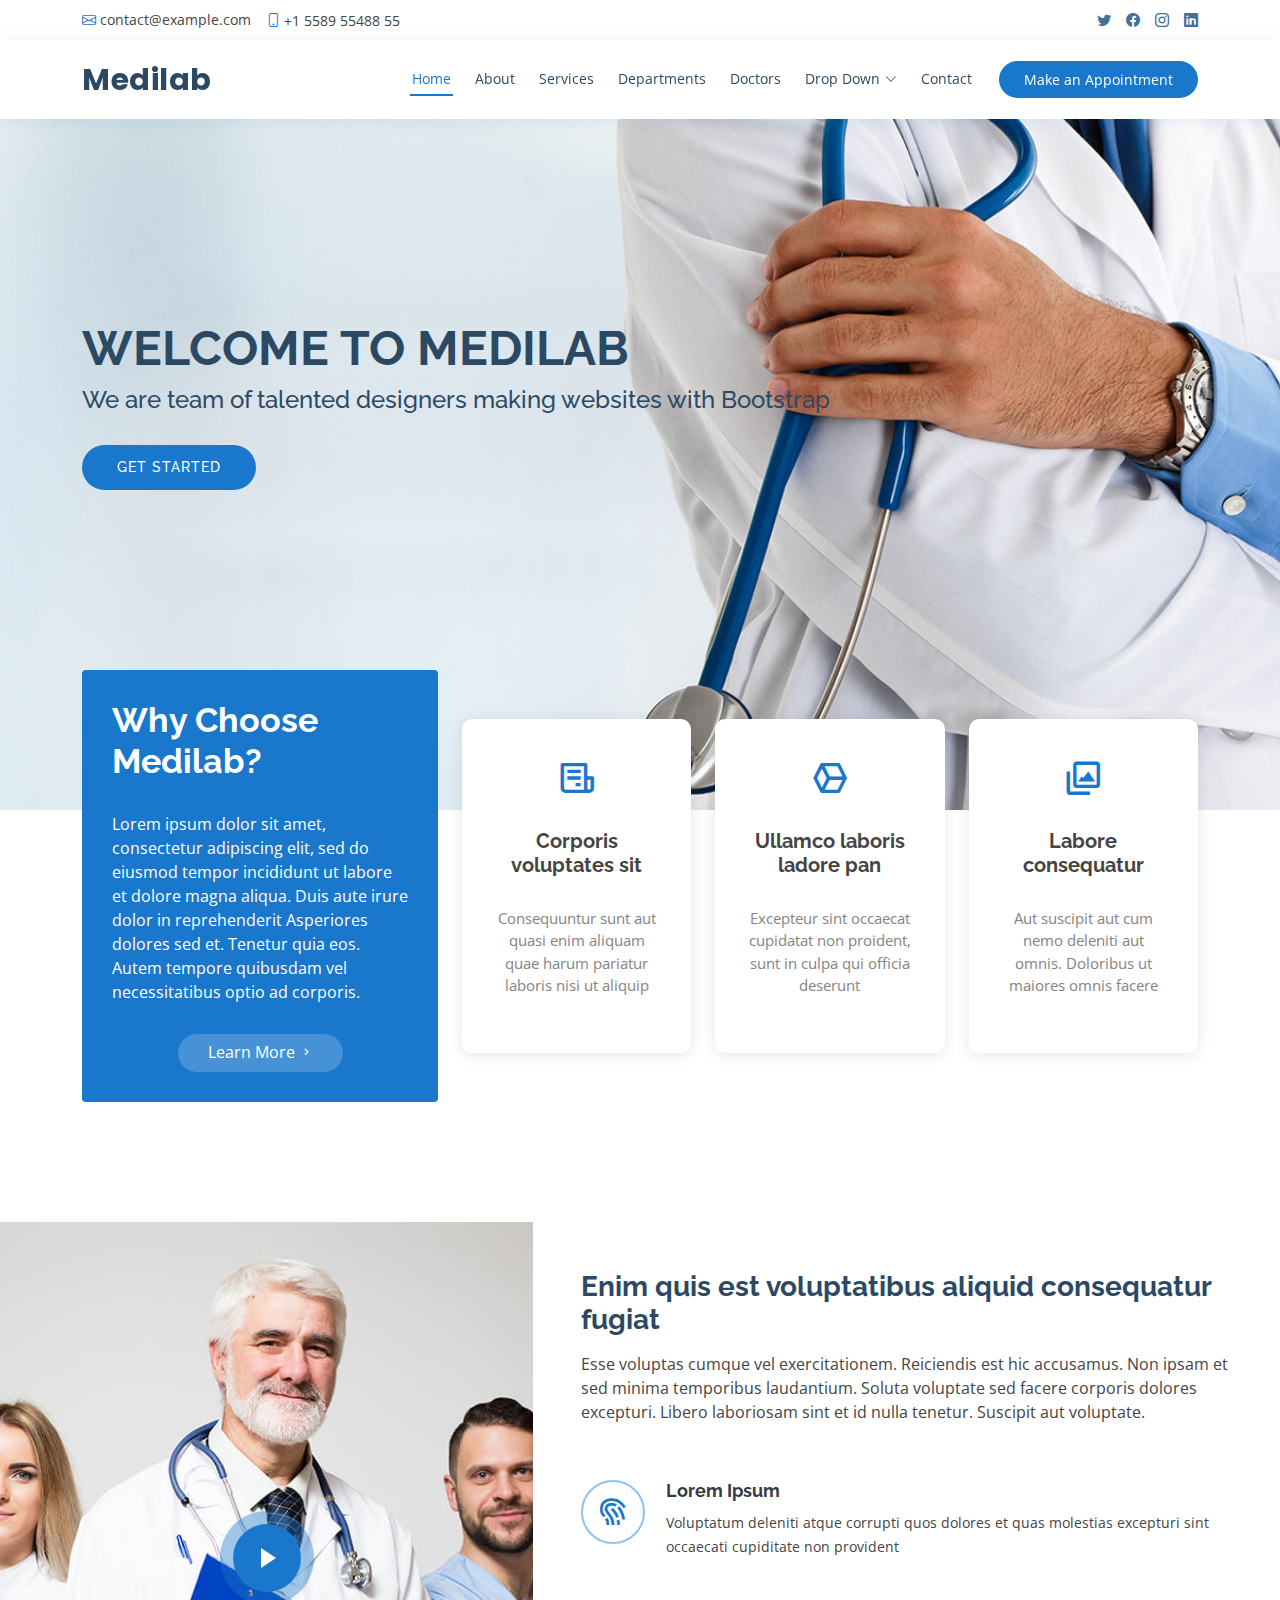
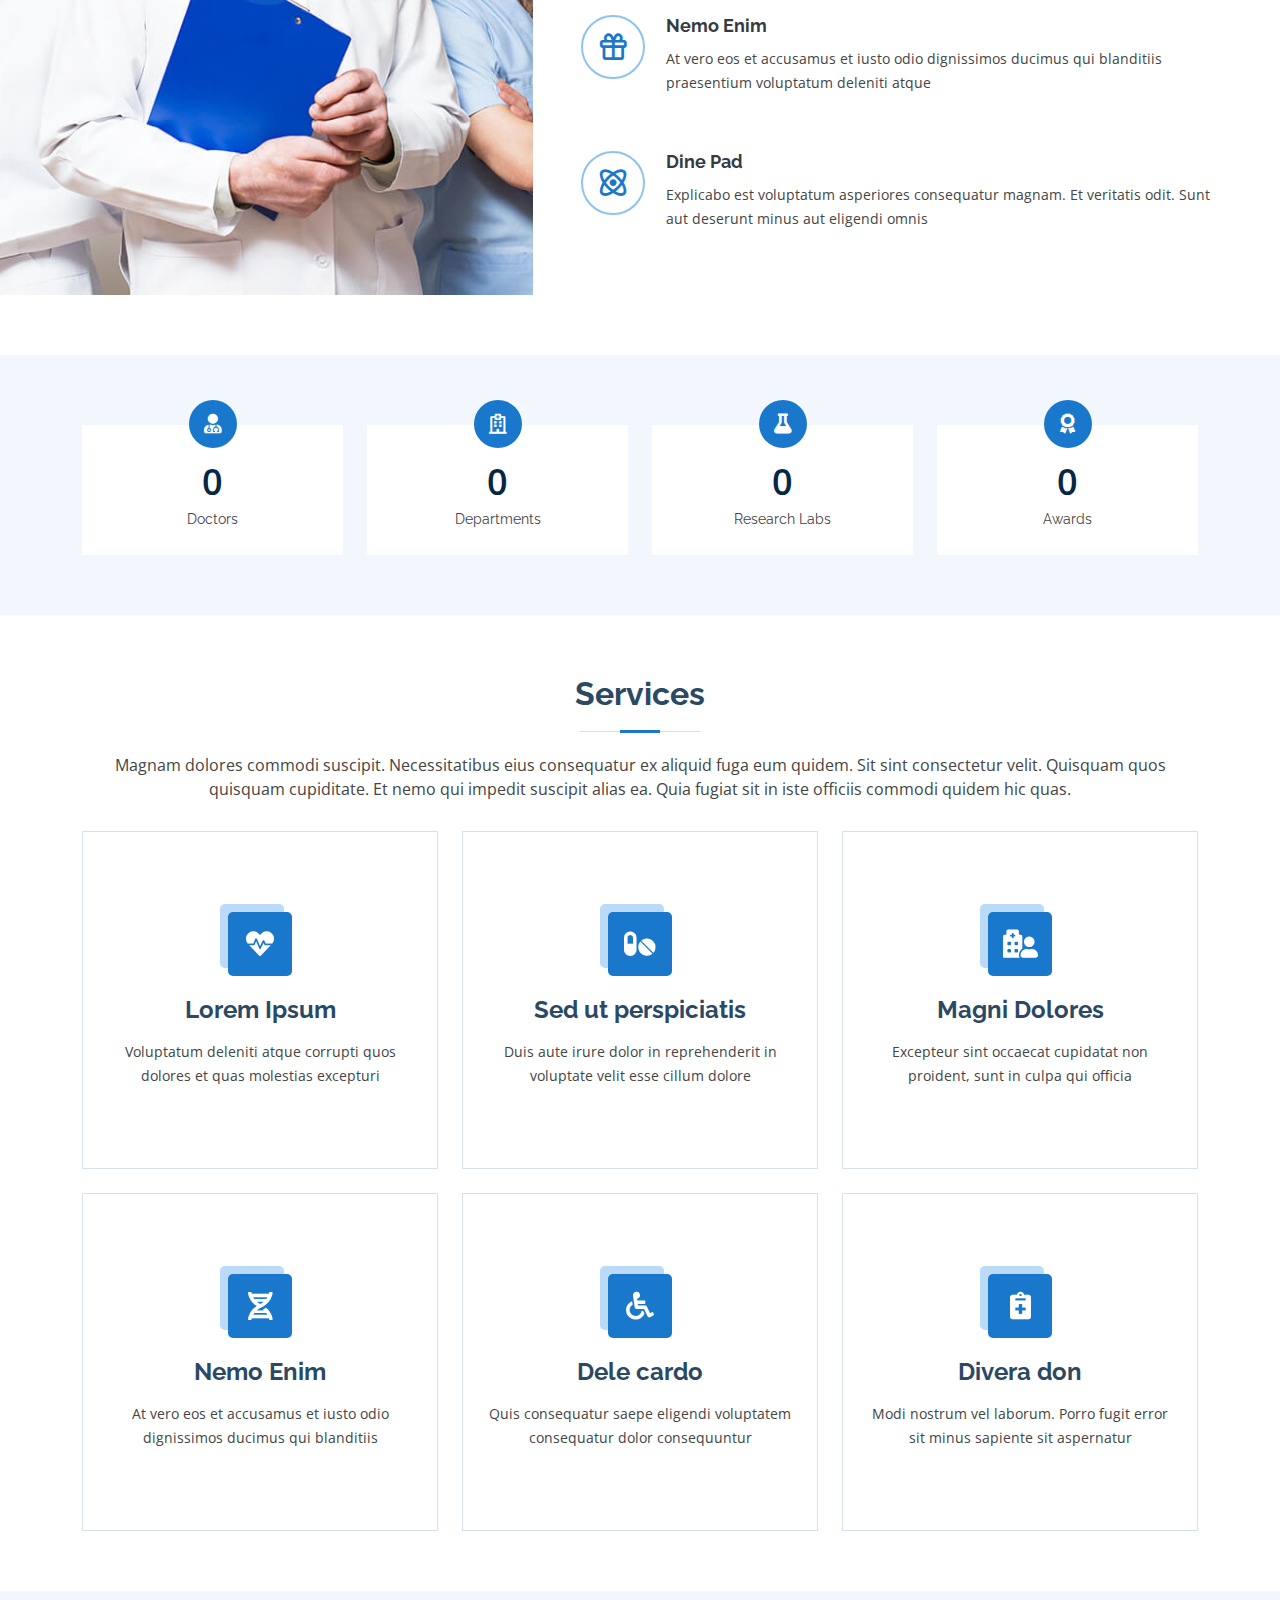
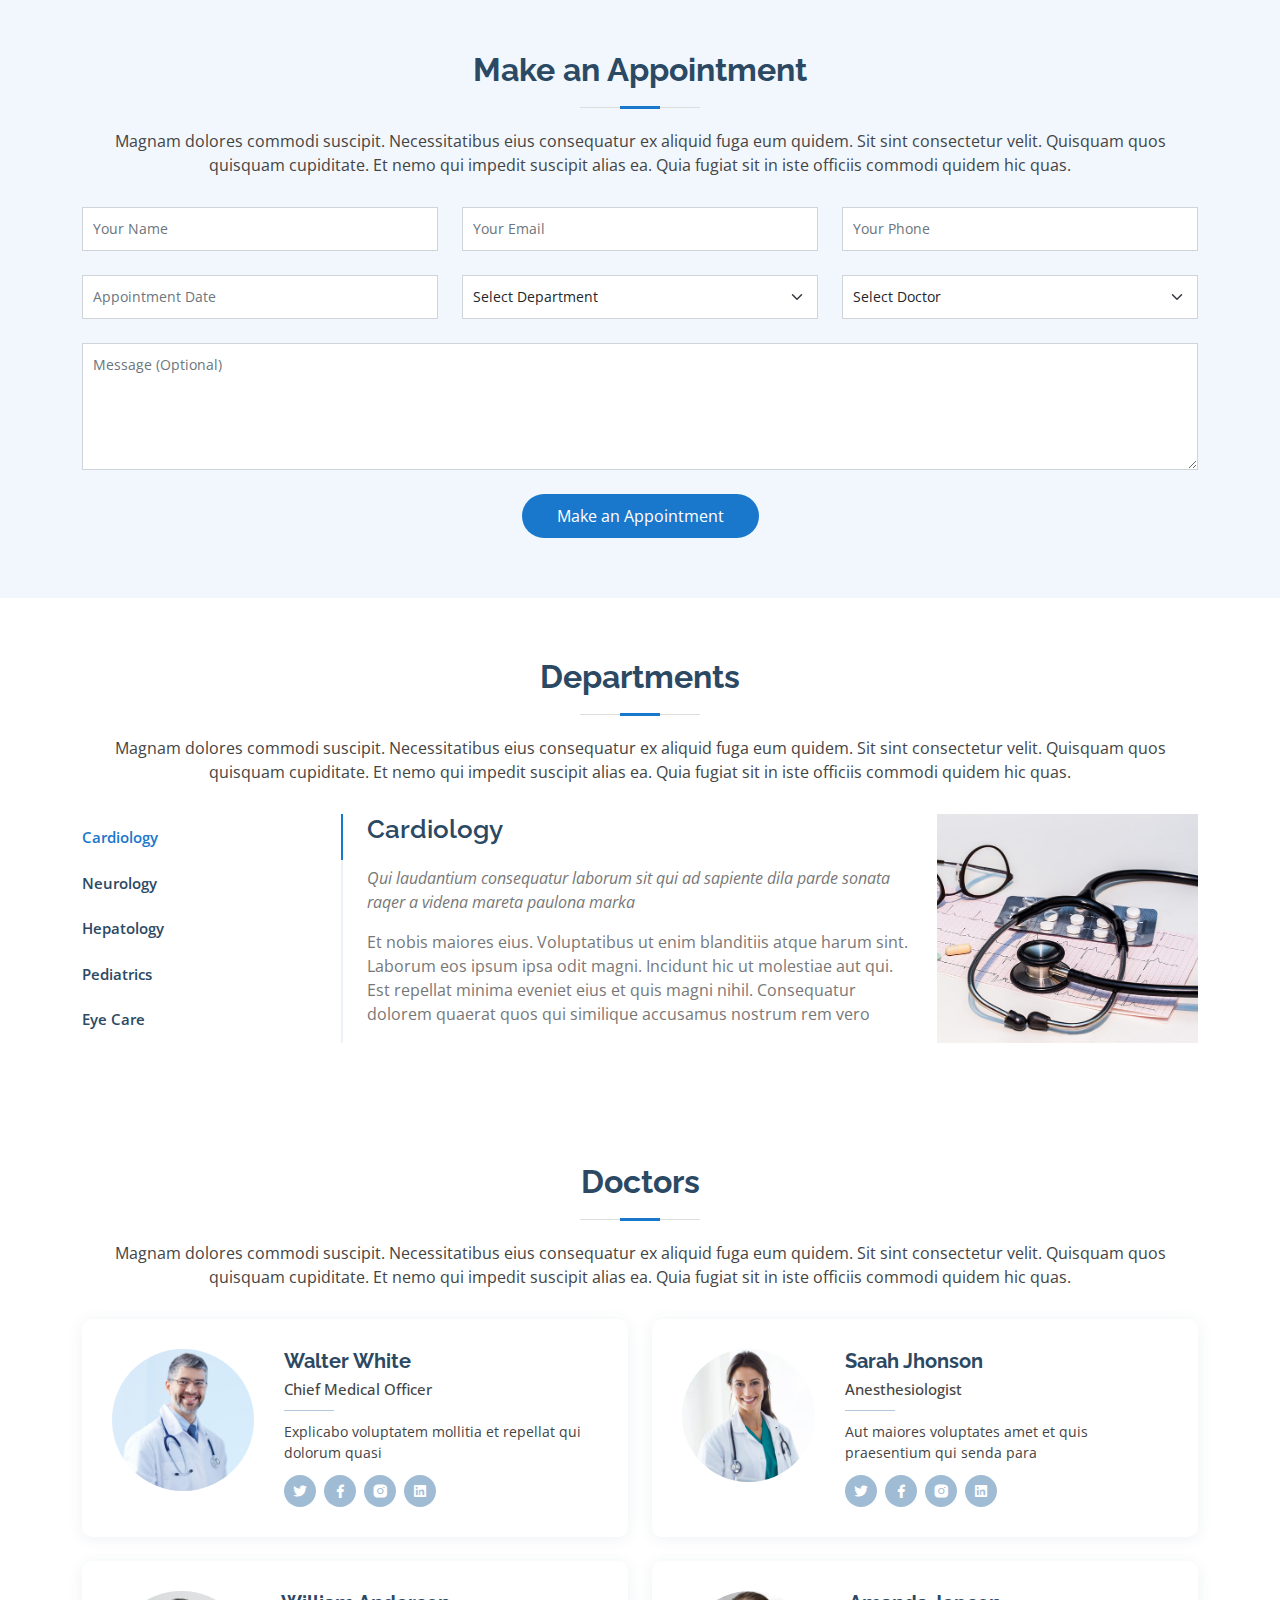
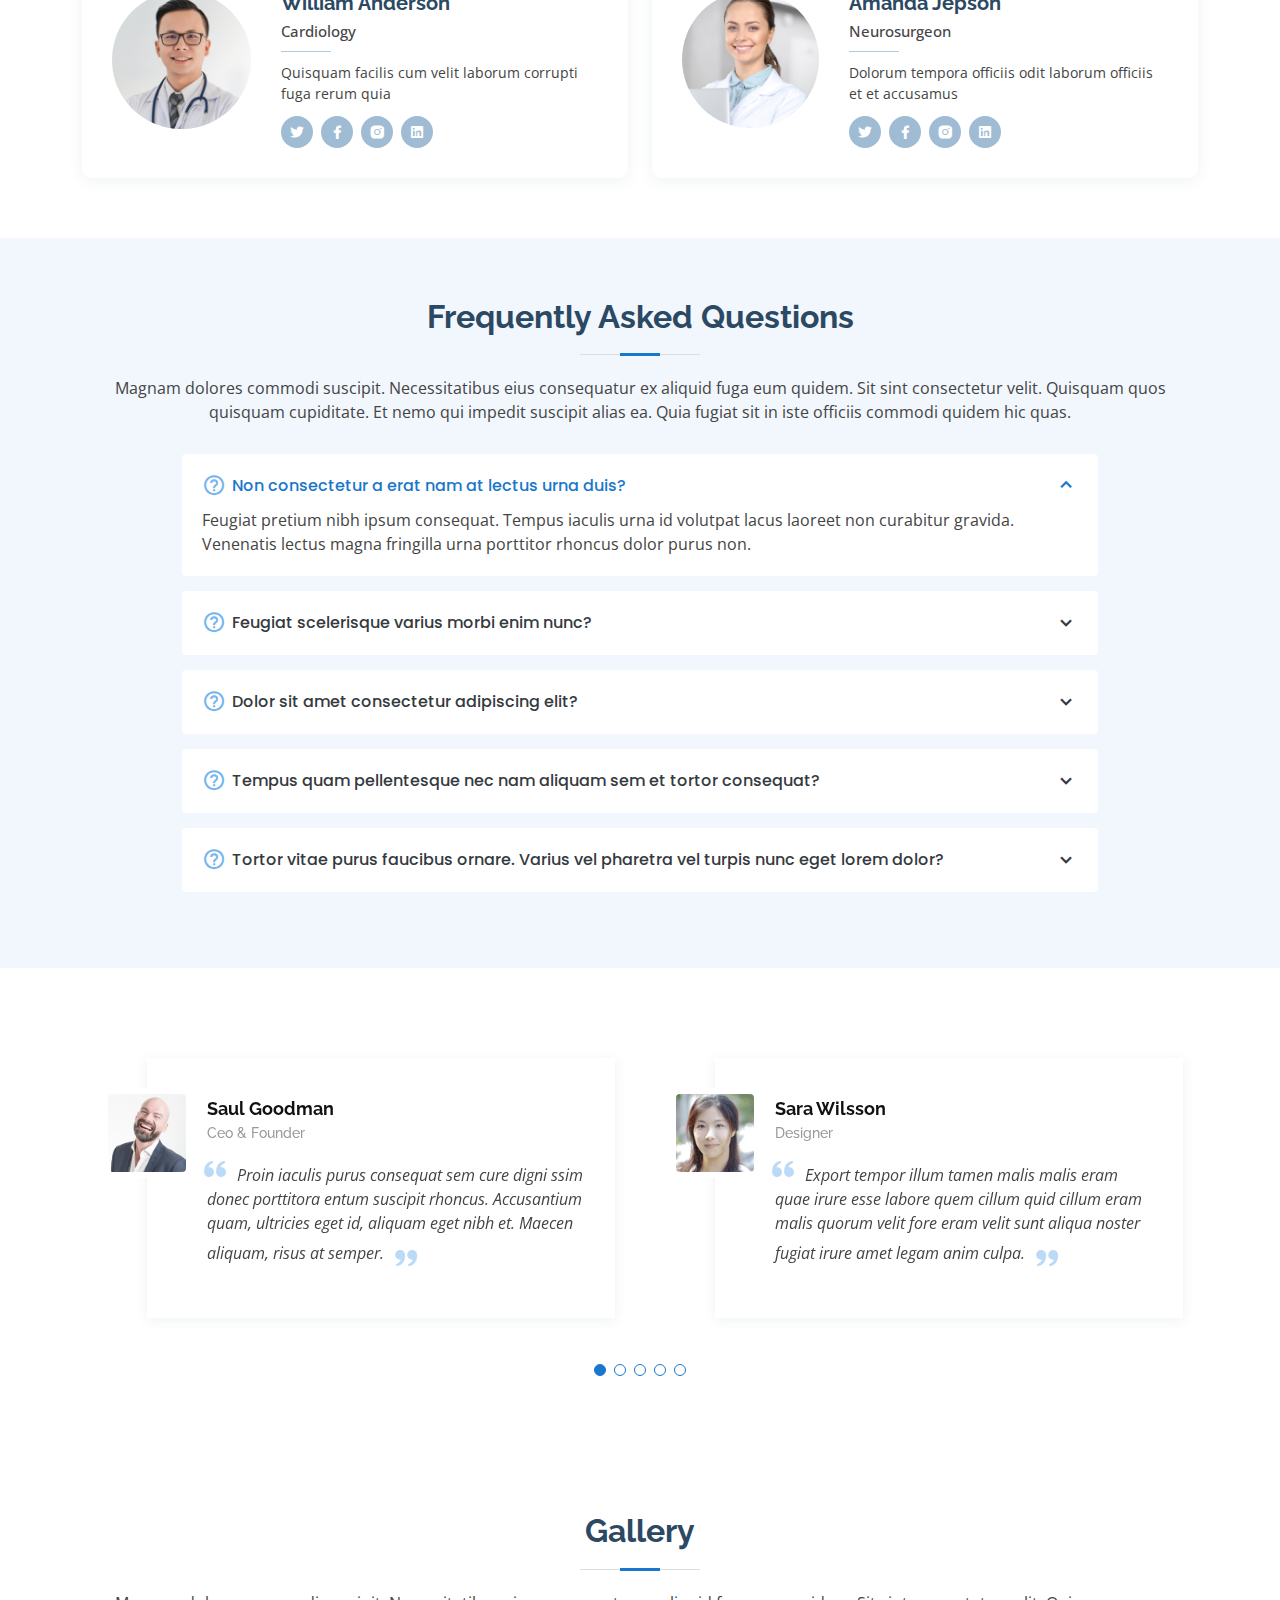
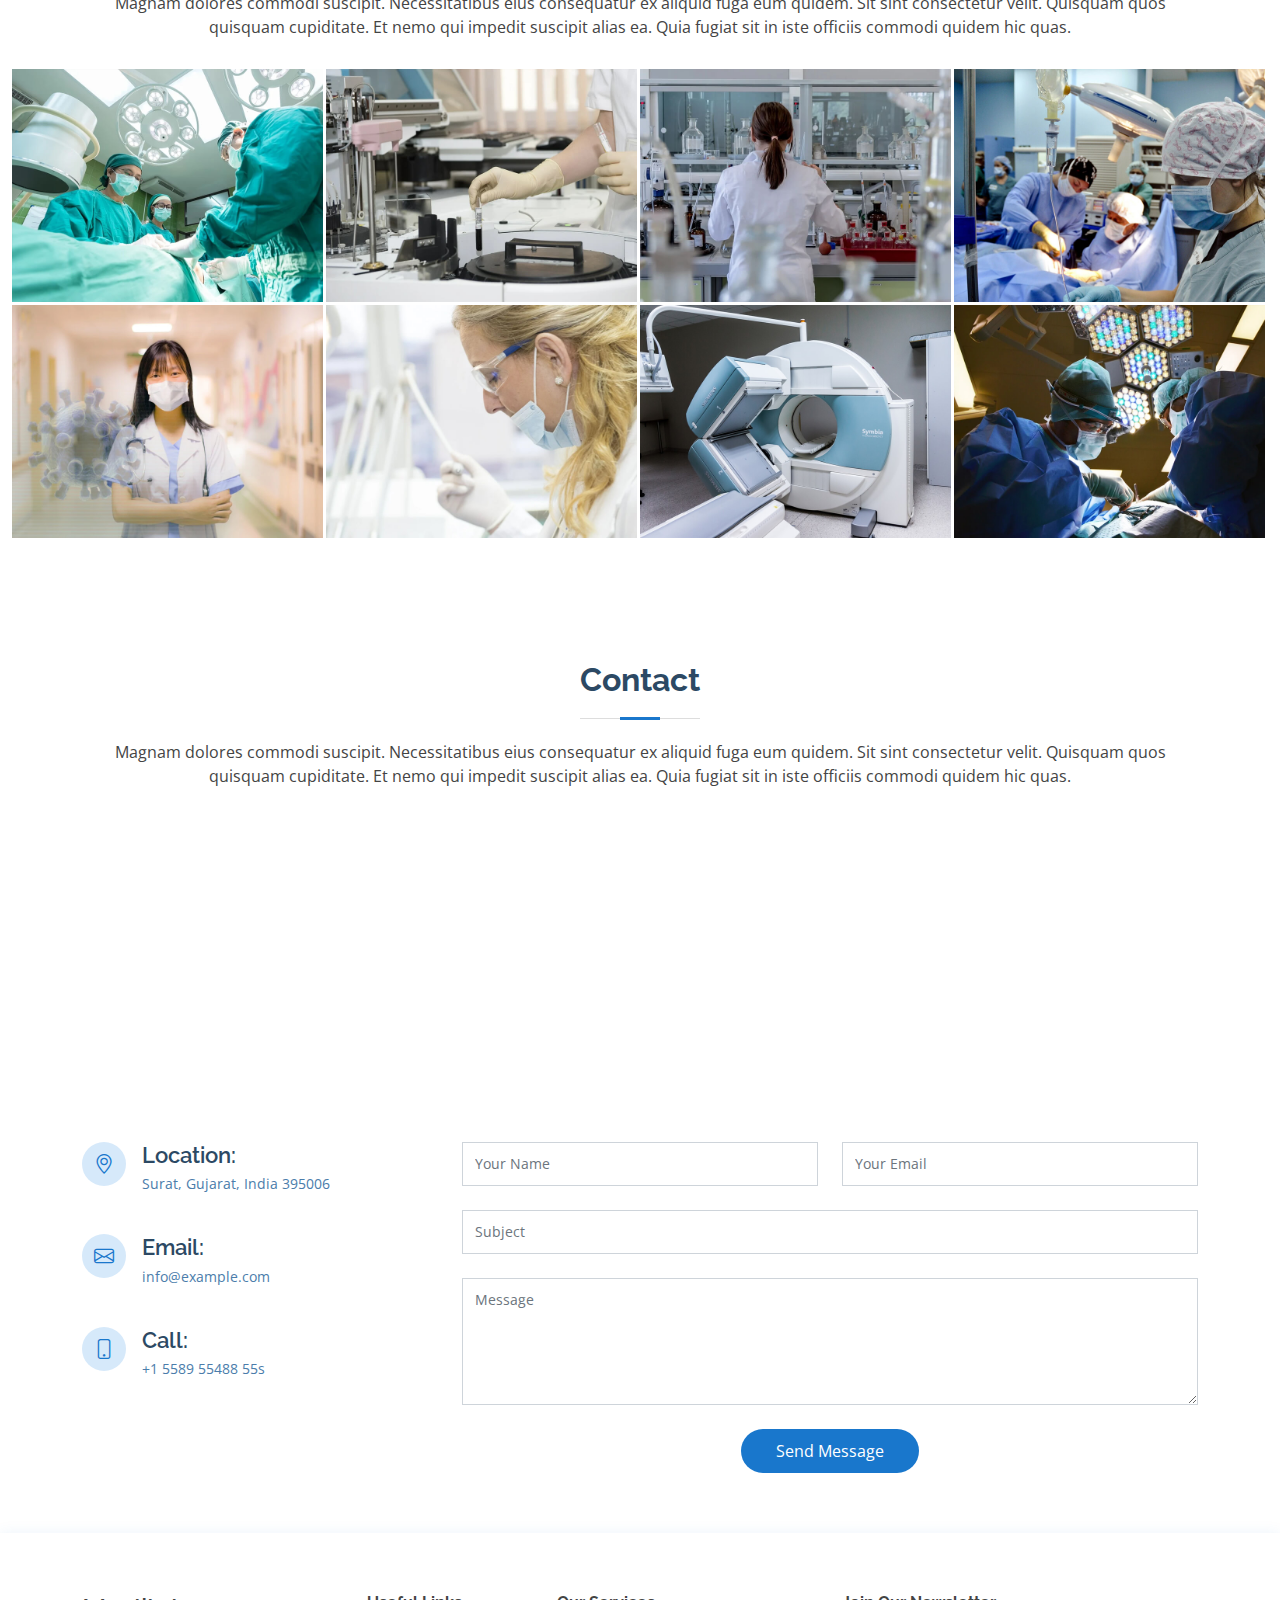
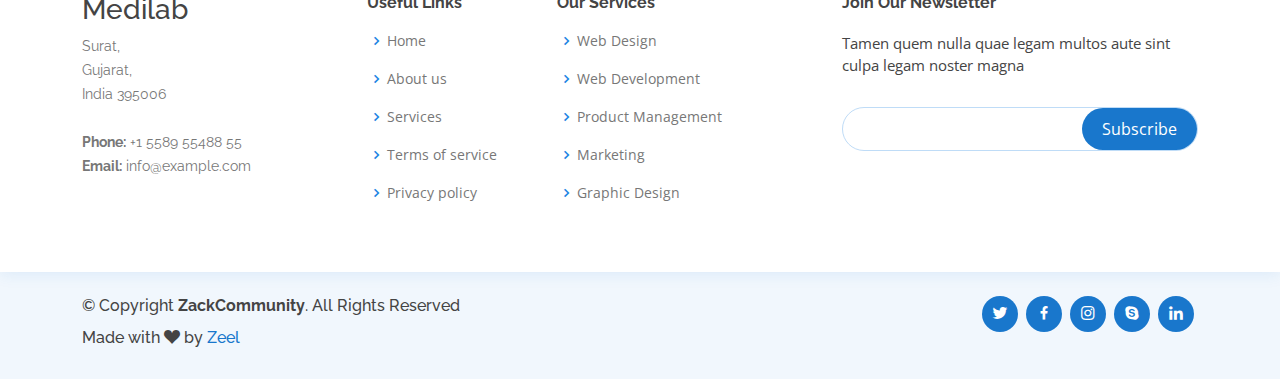
<file: index.html>
<!DOCTYPE html>
<html lang="en">

<head>
  <meta charset="utf-8">
  <meta content="width=device-width, initial-scale=1.0" name="viewport">

  <title>Medilab - Zack</title>
  <meta content="" name="description">
  <meta content="" name="keywords">

  

  <!-- Google Fonts -->
  <link
    href="https://fonts.googleapis.com/css?family=Open+Sans:300,300i,400,400i,600,600i,700,700i|Raleway:300,300i,400,400i,500,500i,600,600i,700,700i|Poppins:300,300i,400,400i,500,500i,600,600i,700,700i"
    rel="stylesheet">

  <!-- Vendor CSS Files -->
  <link href="assets/vendor/fontawesome-free/css/all.min.css" rel="stylesheet">
  <link href="assets/vendor/animate.css/animate.min.css" rel="stylesheet">
  <link href="assets/vendor/bootstrap/css/bootstrap.min.css" rel="stylesheet">
  <link href="assets/vendor/bootstrap-icons/bootstrap-icons.css" rel="stylesheet">
  <link href="assets/vendor/boxicons/css/boxicons.min.css" rel="stylesheet">
  <link href="assets/vendor/glightbox/css/glightbox.min.css" rel="stylesheet">
  <link href="assets/vendor/remixicon/remixicon.css" rel="stylesheet">
  <link href="assets/vendor/swiper/swiper-bundle.min.css" rel="stylesheet">

  <!-- Template Main CSS File -->
  <link href="assets/css/style.css" rel="stylesheet">

  <!-- ===================================================================
  * Created By : Zeel Navadiya
  * Contact No : +91 9081256718

  # Visit Us Our Website :- https://zeel-navadiya.github.io/portfolio-zeel.github.io/
  ====================================================================== -->

</head>

<body>

  <!-- ======= Top Bar ======= -->
  <div id="topbar" class="d-flex align-items-center fixed-top">
    <div class="container d-flex justify-content-between">
      <div class="contact-info d-flex align-items-center">
        <i class="bi bi-envelope"></i> <a href="mailto:contact@example.com">contact@example.com</a>
        <i class="bi bi-phone"></i> +1 5589 55488 55
      </div>
      <div class="d-none d-lg-flex social-links align-items-center">
        <a href="#" class="twitter"><i class="bi bi-twitter"></i></a>
        <a href="#" class="facebook"><i class="bi bi-facebook"></i></a>
        <a href="#" class="instagram"><i class="bi bi-instagram"></i></a>
        <a href="#" class="linkedin"><i class="bi bi-linkedin"></i></i></a>
      </div>
    </div>
  </div>

  <!-- ======= Header ======= -->
  <header id="header" class="fixed-top">
    <div class="container d-flex align-items-center">

      <h1 class="logo me-auto"><a href="index.html">Medilab</a></h1>
      <!-- Uncomment below if you prefer to use an image logo -->
      <!-- <a href="index.html" class="logo me-auto"><img src="assets/img/logo.png" alt="" class="img-fluid"></a>-->

      <nav id="navbar" class="navbar order-last order-lg-0">
        <ul>
          <li><a class="nav-link scrollto active" href="#hero">Home</a></li>
          <li><a class="nav-link scrollto" href="#about">About</a></li>
          <li><a class="nav-link scrollto" href="#services">Services</a></li>
          <li><a class="nav-link scrollto" href="#departments">Departments</a></li>
          <li><a class="nav-link scrollto" href="#doctors">Doctors</a></li>
          <li class="dropdown"><a href="#"><span>Drop Down</span> <i class="bi bi-chevron-down"></i></a>
            <ul>
              <li><a href="#">Drop Down 1</a></li>
              <li class="dropdown"><a href="#"><span>Deep Drop Down</span> <i class="bi bi-chevron-right"></i></a>
                <ul>
                  <li><a href="#">Deep Drop Down 1</a></li>
                  <li><a href="#">Deep Drop Down 2</a></li>
                  <li><a href="#">Deep Drop Down 3</a></li>
                  <li><a href="#">Deep Drop Down 4</a></li>
                  <li><a href="#">Deep Drop Down 5</a></li>
                </ul>
              </li>
              <li><a href="#">Drop Down 2</a></li>
              <li><a href="#">Drop Down 3</a></li>
              <li><a href="#">Drop Down 4</a></li>
            </ul>
          </li>
          <li><a class="nav-link scrollto" href="#contact">Contact</a></li>
        </ul>
        <i class="bi bi-list mobile-nav-toggle"></i>
      </nav><!-- .navbar -->

      <a href="#appointment" class="appointment-btn scrollto"><span class="d-none d-md-inline">Make an</span>
        Appointment</a>

    </div>
  </header><!-- End Header -->

  <!-- ======= Hero Section ======= -->
  <section id="hero" class="d-flex align-items-center">
    <div class="container">
      <h1>Welcome to Medilab</h1>
      <h2>We are team of talented designers making websites with Bootstrap</h2>
      <a href="#about" class="btn-get-started scrollto">Get Started</a>
    </div>
  </section><!-- End Hero -->

  <main id="main">

    <!-- ======= Why Us Section ======= -->
    <section id="why-us" class="why-us">
      <div class="container">

        <div class="row">
          <div class="col-lg-4 d-flex align-items-stretch">
            <div class="content">
              <h3>Why Choose Medilab?</h3>
              <p>
                Lorem ipsum dolor sit amet, consectetur adipiscing elit, sed do eiusmod tempor incididunt ut labore et
                dolore magna aliqua. Duis aute irure dolor in reprehenderit
                Asperiores dolores sed et. Tenetur quia eos. Autem tempore quibusdam vel necessitatibus optio ad
                corporis.
              </p>
              <div class="text-center">
                <a href="#" class="more-btn">Learn More <i class="bx bx-chevron-right"></i></a>
              </div>
            </div>
          </div>
          <div class="col-lg-8 d-flex align-items-stretch">
            <div class="icon-boxes d-flex flex-column justify-content-center">
              <div class="row">
                <div class="col-xl-4 d-flex align-items-stretch">
                  <div class="icon-box mt-4 mt-xl-0">
                    <i class="bx bx-receipt"></i>
                    <h4>Corporis voluptates sit</h4>
                    <p>Consequuntur sunt aut quasi enim aliquam quae harum pariatur laboris nisi ut aliquip</p>
                  </div>
                </div>
                <div class="col-xl-4 d-flex align-items-stretch">
                  <div class="icon-box mt-4 mt-xl-0">
                    <i class="bx bx-cube-alt"></i>
                    <h4>Ullamco laboris ladore pan</h4>
                    <p>Excepteur sint occaecat cupidatat non proident, sunt in culpa qui officia deserunt</p>
                  </div>
                </div>
                <div class="col-xl-4 d-flex align-items-stretch">
                  <div class="icon-box mt-4 mt-xl-0">
                    <i class="bx bx-images"></i>
                    <h4>Labore consequatur</h4>
                    <p>Aut suscipit aut cum nemo deleniti aut omnis. Doloribus ut maiores omnis facere</p>
                  </div>
                </div>
              </div>
            </div><!-- End .content-->
          </div>
        </div>

      </div>
    </section><!-- End Why Us Section -->

    <!-- ======= About Section ======= -->
    <section id="about" class="about">
      <div class="container-fluid">

        <div class="row">
          <div class="col-xl-5 col-lg-6 video-box d-flex justify-content-center align-items-stretch position-relative">
            <a href="https://www.youtube.com/watch?v=jDDaplaOz7Q" class="glightbox play-btn mb-4"></a>
          </div>

          <div
            class="col-xl-7 col-lg-6 icon-boxes d-flex flex-column align-items-stretch justify-content-center py-5 px-lg-5">
            <h3>Enim quis est voluptatibus aliquid consequatur fugiat</h3>
            <p>Esse voluptas cumque vel exercitationem. Reiciendis est hic accusamus. Non ipsam et sed minima temporibus
              laudantium. Soluta voluptate sed facere corporis dolores excepturi. Libero laboriosam sint et id nulla
              tenetur. Suscipit aut voluptate.</p>

            <div class="icon-box">
              <div class="icon"><i class="bx bx-fingerprint"></i></div>
              <h4 class="title"><a href="">Lorem Ipsum</a></h4>
              <p class="description">Voluptatum deleniti atque corrupti quos dolores et quas molestias excepturi sint
                occaecati cupiditate non provident</p>
            </div>

            <div class="icon-box">
              <div class="icon"><i class="bx bx-gift"></i></div>
              <h4 class="title"><a href="">Nemo Enim</a></h4>
              <p class="description">At vero eos et accusamus et iusto odio dignissimos ducimus qui blanditiis
                praesentium voluptatum deleniti atque</p>
            </div>

            <div class="icon-box">
              <div class="icon"><i class="bx bx-atom"></i></div>
              <h4 class="title"><a href="">Dine Pad</a></h4>
              <p class="description">Explicabo est voluptatum asperiores consequatur magnam. Et veritatis odit. Sunt aut
                deserunt minus aut eligendi omnis</p>
            </div>

          </div>
        </div>

      </div>
    </section><!-- End About Section -->

    <!-- ======= Counts Section ======= -->
    <section id="counts" class="counts">
      <div class="container">

        <div class="row">

          <div class="col-lg-3 col-md-6">
            <div class="count-box">
              <i class="fas fa-user-md"></i>
              <span data-purecounter-start="0" data-purecounter-end="85" data-purecounter-duration="1"
                class="purecounter"></span>
              <p>Doctors</p>
            </div>
          </div>

          <div class="col-lg-3 col-md-6 mt-5 mt-md-0">
            <div class="count-box">
              <i class="far fa-hospital"></i>
              <span data-purecounter-start="0" data-purecounter-end="18" data-purecounter-duration="1"
                class="purecounter"></span>
              <p>Departments</p>
            </div>
          </div>

          <div class="col-lg-3 col-md-6 mt-5 mt-lg-0">
            <div class="count-box">
              <i class="fas fa-flask"></i>
              <span data-purecounter-start="0" data-purecounter-end="12" data-purecounter-duration="1"
                class="purecounter"></span>
              <p>Research Labs</p>
            </div>
          </div>

          <div class="col-lg-3 col-md-6 mt-5 mt-lg-0">
            <div class="count-box">
              <i class="fas fa-award"></i>
              <span data-purecounter-start="0" data-purecounter-end="150" data-purecounter-duration="1"
                class="purecounter"></span>
              <p>Awards</p>
            </div>
          </div>

        </div>

      </div>
    </section><!-- End Counts Section -->

    <!-- ======= Services Section ======= -->
    <section id="services" class="services">
      <div class="container">

        <div class="section-title">
          <h2>Services</h2>
          <p>Magnam dolores commodi suscipit. Necessitatibus eius consequatur ex aliquid fuga eum quidem. Sit sint
            consectetur velit. Quisquam quos quisquam cupiditate. Et nemo qui impedit suscipit alias ea. Quia fugiat sit
            in iste officiis commodi quidem hic quas.</p>
        </div>

        <div class="row">
          <div class="col-lg-4 col-md-6 d-flex align-items-stretch">
            <div class="icon-box">
              <div class="icon"><i class="fas fa-heartbeat"></i></div>
              <h4><a href="">Lorem Ipsum</a></h4>
              <p>Voluptatum deleniti atque corrupti quos dolores et quas molestias excepturi</p>
            </div>
          </div>

          <div class="col-lg-4 col-md-6 d-flex align-items-stretch mt-4 mt-md-0">
            <div class="icon-box">
              <div class="icon"><i class="fas fa-pills"></i></div>
              <h4><a href="">Sed ut perspiciatis</a></h4>
              <p>Duis aute irure dolor in reprehenderit in voluptate velit esse cillum dolore</p>
            </div>
          </div>

          <div class="col-lg-4 col-md-6 d-flex align-items-stretch mt-4 mt-lg-0">
            <div class="icon-box">
              <div class="icon"><i class="fas fa-hospital-user"></i></div>
              <h4><a href="">Magni Dolores</a></h4>
              <p>Excepteur sint occaecat cupidatat non proident, sunt in culpa qui officia</p>
            </div>
          </div>

          <div class="col-lg-4 col-md-6 d-flex align-items-stretch mt-4">
            <div class="icon-box">
              <div class="icon"><i class="fas fa-dna"></i></div>
              <h4><a href="">Nemo Enim</a></h4>
              <p>At vero eos et accusamus et iusto odio dignissimos ducimus qui blanditiis</p>
            </div>
          </div>

          <div class="col-lg-4 col-md-6 d-flex align-items-stretch mt-4">
            <div class="icon-box">
              <div class="icon"><i class="fas fa-wheelchair"></i></div>
              <h4><a href="">Dele cardo</a></h4>
              <p>Quis consequatur saepe eligendi voluptatem consequatur dolor consequuntur</p>
            </div>
          </div>

          <div class="col-lg-4 col-md-6 d-flex align-items-stretch mt-4">
            <div class="icon-box">
              <div class="icon"><i class="fas fa-notes-medical"></i></div>
              <h4><a href="">Divera don</a></h4>
              <p>Modi nostrum vel laborum. Porro fugit error sit minus sapiente sit aspernatur</p>
            </div>
          </div>

        </div>

      </div>
    </section><!-- End Services Section -->

    <!-- ======= Appointment Section ======= -->
    <section id="appointment" class="appointment section-bg">
      <div class="container">

        <div class="section-title">
          <h2>Make an Appointment</h2>
          <p>Magnam dolores commodi suscipit. Necessitatibus eius consequatur ex aliquid fuga eum quidem. Sit sint
            consectetur velit. Quisquam quos quisquam cupiditate. Et nemo qui impedit suscipit alias ea. Quia fugiat sit
            in iste officiis commodi quidem hic quas.</p>
        </div>

        <form action="forms/appointment.php" method="post" role="form" class="php-email-form">
          <div class="row">
            <div class="col-md-4 form-group">
              <input type="text" name="name" class="form-control" id="name" placeholder="Your Name" data-rule="minlen:4"
                data-msg="Please enter at least 4 chars">
              <div class="validate"></div>
            </div>
            <div class="col-md-4 form-group mt-3 mt-md-0">
              <input type="email" class="form-control" name="email" id="email" placeholder="Your Email"
                data-rule="email" data-msg="Please enter a valid email">
              <div class="validate"></div>
            </div>
            <div class="col-md-4 form-group mt-3 mt-md-0">
              <input type="tel" class="form-control" name="phone" id="phone" placeholder="Your Phone"
                data-rule="minlen:4" data-msg="Please enter at least 4 chars">
              <div class="validate"></div>
            </div>
          </div>
          <div class="row">
            <div class="col-md-4 form-group mt-3">
              <input type="datetime" name="date" class="form-control datepicker" id="date"
                placeholder="Appointment Date" data-rule="minlen:4" data-msg="Please enter at least 4 chars">
              <div class="validate"></div>
            </div>
            <div class="col-md-4 form-group mt-3">
              <select name="department" id="department" class="form-select">
                <option value="">Select Department</option>
                <option value="Department 1">Department 1</option>
                <option value="Department 2">Department 2</option>
                <option value="Department 3">Department 3</option>
              </select>
              <div class="validate"></div>
            </div>
            <div class="col-md-4 form-group mt-3">
              <select name="doctor" id="doctor" class="form-select">
                <option value="">Select Doctor</option>
                <option value="Doctor 1">Doctor 1</option>
                <option value="Doctor 2">Doctor 2</option>
                <option value="Doctor 3">Doctor 3</option>
              </select>
              <div class="validate"></div>
            </div>
          </div>

          <div class="form-group mt-3">
            <textarea class="form-control" name="message" rows="5" placeholder="Message (Optional)"></textarea>
            <div class="validate"></div>
          </div>
          <div class="mb-3">
            <div class="loading">Loading</div>
            <div class="error-message"></div>
            <div class="sent-message">Your appointment request has been sent successfully. Thank you!</div>
          </div>
          <div class="text-center"><button type="submit">Make an Appointment</button></div>
        </form>

      </div>
    </section><!-- End Appointment Section -->

    <!-- ======= Departments Section ======= -->
    <section id="departments" class="departments">
      <div class="container">

        <div class="section-title">
          <h2>Departments</h2>
          <p>Magnam dolores commodi suscipit. Necessitatibus eius consequatur ex aliquid fuga eum quidem. Sit sint
            consectetur velit. Quisquam quos quisquam cupiditate. Et nemo qui impedit suscipit alias ea. Quia fugiat sit
            in iste officiis commodi quidem hic quas.</p>
        </div>

        <div class="row gy-4">
          <div class="col-lg-3">
            <ul class="nav nav-tabs flex-column">
              <li class="nav-item">
                <a class="nav-link active show" data-bs-toggle="tab" href="#tab-1">Cardiology</a>
              </li>
              <li class="nav-item">
                <a class="nav-link" data-bs-toggle="tab" href="#tab-2">Neurology</a>
              </li>
              <li class="nav-item">
                <a class="nav-link" data-bs-toggle="tab" href="#tab-3">Hepatology</a>
              </li>
              <li class="nav-item">
                <a class="nav-link" data-bs-toggle="tab" href="#tab-4">Pediatrics</a>
              </li>
              <li class="nav-item">
                <a class="nav-link" data-bs-toggle="tab" href="#tab-5">Eye Care</a>
              </li>
            </ul>
          </div>
          <div class="col-lg-9">
            <div class="tab-content">
              <div class="tab-pane active show" id="tab-1">
                <div class="row gy-4">
                  <div class="col-lg-8 details order-2 order-lg-1">
                    <h3>Cardiology</h3>
                    <p class="fst-italic">Qui laudantium consequatur laborum sit qui ad sapiente dila parde sonata raqer
                      a videna mareta paulona marka</p>
                    <p>Et nobis maiores eius. Voluptatibus ut enim blanditiis atque harum sint. Laborum eos ipsum ipsa
                      odit magni. Incidunt hic ut molestiae aut qui. Est repellat minima eveniet eius et quis magni
                      nihil. Consequatur dolorem quaerat quos qui similique accusamus nostrum rem vero</p>
                  </div>
                  <div class="col-lg-4 text-center order-1 order-lg-2">
                    <img src="assets/img/departments-1.jpg" alt="" class="img-fluid">
                  </div>
                </div>
              </div>
              <div class="tab-pane" id="tab-2">
                <div class="row gy-4">
                  <div class="col-lg-8 details order-2 order-lg-1">
                    <h3>Et blanditiis nemo veritatis excepturi</h3>
                    <p class="fst-italic">Qui laudantium consequatur laborum sit qui ad sapiente dila parde sonata raqer
                      a videna mareta paulona marka</p>
                    <p>Ea ipsum voluptatem consequatur quis est. Illum error ullam omnis quia et reiciendis sunt sunt
                      est. Non aliquid repellendus itaque accusamus eius et velit ipsa voluptates. Optio nesciunt eaque
                      beatae accusamus lerode pakto madirna desera vafle de nideran pal</p>
                  </div>
                  <div class="col-lg-4 text-center order-1 order-lg-2">
                    <img src="assets/img/departments-2.jpg" alt="" class="img-fluid">
                  </div>
                </div>
              </div>
              <div class="tab-pane" id="tab-3">
                <div class="row gy-4">
                  <div class="col-lg-8 details order-2 order-lg-1">
                    <h3>Impedit facilis occaecati odio neque aperiam sit</h3>
                    <p class="fst-italic">Eos voluptatibus quo. Odio similique illum id quidem non enim fuga. Qui natus
                      non sunt dicta dolor et. In asperiores velit quaerat perferendis aut</p>
                    <p>Iure officiis odit rerum. Harum sequi eum illum corrupti culpa veritatis quisquam. Neque
                      necessitatibus illo rerum eum ut. Commodi ipsam minima molestiae sed laboriosam a iste odio. Earum
                      odit nesciunt fugiat sit ullam. Soluta et harum voluptatem optio quae</p>
                  </div>
                  <div class="col-lg-4 text-center order-1 order-lg-2">
                    <img src="assets/img/departments-3.jpg" alt="" class="img-fluid">
                  </div>
                </div>
              </div>
              <div class="tab-pane" id="tab-4">
                <div class="row gy-4">
                  <div class="col-lg-8 details order-2 order-lg-1">
                    <h3>Fuga dolores inventore laboriosam ut est accusamus laboriosam dolore</h3>
                    <p class="fst-italic">Totam aperiam accusamus. Repellat consequuntur iure voluptas iure porro quis
                      delectus</p>
                    <p>Eaque consequuntur consequuntur libero expedita in voluptas. Nostrum ipsam necessitatibus aliquam
                      fugiat debitis quis velit. Eum ex maxime error in consequatur corporis atque. Eligendi asperiores
                      sed qui veritatis aperiam quia a laborum inventore</p>
                  </div>
                  <div class="col-lg-4 text-center order-1 order-lg-2">
                    <img src="assets/img/departments-4.jpg" alt="" class="img-fluid">
                  </div>
                </div>
              </div>
              <div class="tab-pane" id="tab-5">
                <div class="row gy-4">
                  <div class="col-lg-8 details order-2 order-lg-1">
                    <h3>Est eveniet ipsam sindera pad rone matrelat sando reda</h3>
                    <p class="fst-italic">Omnis blanditiis saepe eos autem qui sunt debitis porro quia.</p>
                    <p>Exercitationem nostrum omnis. Ut reiciendis repudiandae minus. Omnis recusandae ut non quam ut
                      quod eius qui. Ipsum quia odit vero atque qui quibusdam amet. Occaecati sed est sint aut vitae
                      molestiae voluptate vel</p>
                  </div>
                  <div class="col-lg-4 text-center order-1 order-lg-2">
                    <img src="assets/img/departments-5.jpg" alt="" class="img-fluid">
                  </div>
                </div>
              </div>
            </div>
          </div>
        </div>

      </div>
    </section><!-- End Departments Section -->

    <!-- ======= Doctors Section ======= -->
    <section id="doctors" class="doctors">
      <div class="container">

        <div class="section-title">
          <h2>Doctors</h2>
          <p>Magnam dolores commodi suscipit. Necessitatibus eius consequatur ex aliquid fuga eum quidem. Sit sint
            consectetur velit. Quisquam quos quisquam cupiditate. Et nemo qui impedit suscipit alias ea. Quia fugiat sit
            in iste officiis commodi quidem hic quas.</p>
        </div>

        <div class="row">

          <div class="col-lg-6">
            <div class="member d-flex align-items-start">
              <div class="pic"><img src="assets/img/doctors/doctors-1.jpg" class="img-fluid" alt=""></div>
              <div class="member-info">
                <h4>Walter White</h4>
                <span>Chief Medical Officer</span>
                <p>Explicabo voluptatem mollitia et repellat qui dolorum quasi</p>
                <div class="social">
                  <a href=""><i class="ri-twitter-fill"></i></a>
                  <a href=""><i class="ri-facebook-fill"></i></a>
                  <a href=""><i class="ri-instagram-fill"></i></a>
                  <a href=""> <i class="ri-linkedin-box-fill"></i> </a>
                </div>
              </div>
            </div>
          </div>

          <div class="col-lg-6 mt-4 mt-lg-0">
            <div class="member d-flex align-items-start">
              <div class="pic"><img src="assets/img/doctors/doctors-2.jpg" class="img-fluid" alt=""></div>
              <div class="member-info">
                <h4>Sarah Jhonson</h4>
                <span>Anesthesiologist</span>
                <p>Aut maiores voluptates amet et quis praesentium qui senda para</p>
                <div class="social">
                  <a href=""><i class="ri-twitter-fill"></i></a>
                  <a href=""><i class="ri-facebook-fill"></i></a>
                  <a href=""><i class="ri-instagram-fill"></i></a>
                  <a href=""> <i class="ri-linkedin-box-fill"></i> </a>
                </div>
              </div>
            </div>
          </div>

          <div class="col-lg-6 mt-4">
            <div class="member d-flex align-items-start">
              <div class="pic"><img src="assets/img/doctors/doctors-3.jpg" class="img-fluid" alt=""></div>
              <div class="member-info">
                <h4>William Anderson</h4>
                <span>Cardiology</span>
                <p>Quisquam facilis cum velit laborum corrupti fuga rerum quia</p>
                <div class="social">
                  <a href=""><i class="ri-twitter-fill"></i></a>
                  <a href=""><i class="ri-facebook-fill"></i></a>
                  <a href=""><i class="ri-instagram-fill"></i></a>
                  <a href=""> <i class="ri-linkedin-box-fill"></i> </a>
                </div>
              </div>
            </div>
          </div>

          <div class="col-lg-6 mt-4">
            <div class="member d-flex align-items-start">
              <div class="pic"><img src="assets/img/doctors/doctors-4.jpg" class="img-fluid" alt=""></div>
              <div class="member-info">
                <h4>Amanda Jepson</h4>
                <span>Neurosurgeon</span>
                <p>Dolorum tempora officiis odit laborum officiis et et accusamus</p>
                <div class="social">
                  <a href=""><i class="ri-twitter-fill"></i></a>
                  <a href=""><i class="ri-facebook-fill"></i></a>
                  <a href=""><i class="ri-instagram-fill"></i></a>
                  <a href=""> <i class="ri-linkedin-box-fill"></i> </a>
                </div>
              </div>
            </div>
          </div>

        </div>

      </div>
    </section><!-- End Doctors Section -->

    <!-- ======= Frequently Asked Questions Section ======= -->
    <section id="faq" class="faq section-bg">
      <div class="container">

        <div class="section-title">
          <h2>Frequently Asked Questions</h2>
          <p>Magnam dolores commodi suscipit. Necessitatibus eius consequatur ex aliquid fuga eum quidem. Sit sint
            consectetur velit. Quisquam quos quisquam cupiditate. Et nemo qui impedit suscipit alias ea. Quia fugiat sit
            in iste officiis commodi quidem hic quas.</p>
        </div>

        <div class="faq-list">
          <ul>
            <li data-aos="fade-up">
              <i class="bx bx-help-circle icon-help"></i> <a data-bs-toggle="collapse" class="collapse"
                data-bs-target="#faq-list-1">Non consectetur a erat nam at lectus urna duis? <i
                  class="bx bx-chevron-down icon-show"></i><i class="bx bx-chevron-up icon-close"></i></a>
              <div id="faq-list-1" class="collapse show" data-bs-parent=".faq-list">
                <p>
                  Feugiat pretium nibh ipsum consequat. Tempus iaculis urna id volutpat lacus laoreet non curabitur
                  gravida. Venenatis lectus magna fringilla urna porttitor rhoncus dolor purus non.
                </p>
              </div>
            </li>

            <li data-aos="fade-up" data-aos-delay="100">
              <i class="bx bx-help-circle icon-help"></i> <a data-bs-toggle="collapse" data-bs-target="#faq-list-2"
                class="collapsed">Feugiat scelerisque varius morbi enim nunc? <i
                  class="bx bx-chevron-down icon-show"></i><i class="bx bx-chevron-up icon-close"></i></a>
              <div id="faq-list-2" class="collapse" data-bs-parent=".faq-list">
                <p>
                  Dolor sit amet consectetur adipiscing elit pellentesque habitant morbi. Id interdum velit laoreet id
                  donec ultrices. Fringilla phasellus faucibus scelerisque eleifend donec pretium. Est pellentesque elit
                  ullamcorper dignissim. Mauris ultrices eros in cursus turpis massa tincidunt dui.
                </p>
              </div>
            </li>

            <li data-aos="fade-up" data-aos-delay="200">
              <i class="bx bx-help-circle icon-help"></i> <a data-bs-toggle="collapse" data-bs-target="#faq-list-3"
                class="collapsed">Dolor sit amet consectetur adipiscing elit? <i
                  class="bx bx-chevron-down icon-show"></i><i class="bx bx-chevron-up icon-close"></i></a>
              <div id="faq-list-3" class="collapse" data-bs-parent=".faq-list">
                <p>
                  Eleifend mi in nulla posuere sollicitudin aliquam ultrices sagittis orci. Faucibus pulvinar elementum
                  integer enim. Sem nulla pharetra diam sit amet nisl suscipit. Rutrum tellus pellentesque eu tincidunt.
                  Lectus urna duis convallis convallis tellus. Urna molestie at elementum eu facilisis sed odio morbi
                  quis
                </p>
              </div>
            </li>

            <li data-aos="fade-up" data-aos-delay="300">
              <i class="bx bx-help-circle icon-help"></i> <a data-bs-toggle="collapse" data-bs-target="#faq-list-4"
                class="collapsed">Tempus quam pellentesque nec nam aliquam sem et tortor consequat? <i
                  class="bx bx-chevron-down icon-show"></i><i class="bx bx-chevron-up icon-close"></i></a>
              <div id="faq-list-4" class="collapse" data-bs-parent=".faq-list">
                <p>
                  Molestie a iaculis at erat pellentesque adipiscing commodo. Dignissim suspendisse in est ante in. Nunc
                  vel risus commodo viverra maecenas accumsan. Sit amet nisl suscipit adipiscing bibendum est. Purus
                  gravida quis blandit turpis cursus in.
                </p>
              </div>
            </li>

            <li data-aos="fade-up" data-aos-delay="400">
              <i class="bx bx-help-circle icon-help"></i> <a data-bs-toggle="collapse" data-bs-target="#faq-list-5"
                class="collapsed">Tortor vitae purus faucibus ornare. Varius vel pharetra vel turpis nunc eget lorem
                dolor? <i class="bx bx-chevron-down icon-show"></i><i class="bx bx-chevron-up icon-close"></i></a>
              <div id="faq-list-5" class="collapse" data-bs-parent=".faq-list">
                <p>
                  Laoreet sit amet cursus sit amet dictum sit amet justo. Mauris vitae ultricies leo integer malesuada
                  nunc vel. Tincidunt eget nullam non nisi est sit amet. Turpis nunc eget lorem dolor sed. Ut venenatis
                  tellus in metus vulputate eu scelerisque.
                </p>
              </div>
            </li>

          </ul>
        </div>

      </div>
    </section><!-- End Frequently Asked Questions Section -->

    <!-- ======= Testimonials Section ======= -->
    <section id="testimonials" class="testimonials">
      <div class="container">

        <div class="testimonials-slider swiper" data-aos="fade-up" data-aos-delay="100">
          <div class="swiper-wrapper">

            <div class="swiper-slide">
              <div class="testimonial-wrap">
                <div class="testimonial-item">
                  <img src="assets/img/testimonials/testimonials-1.jpg" class="testimonial-img" alt="">
                  <h3>Saul Goodman</h3>
                  <h4>Ceo &amp; Founder</h4>
                  <p>
                    <i class="bx bxs-quote-alt-left quote-icon-left"></i>
                    Proin iaculis purus consequat sem cure digni ssim donec porttitora entum suscipit rhoncus.
                    Accusantium quam, ultricies eget id, aliquam eget nibh et. Maecen aliquam, risus at semper.
                    <i class="bx bxs-quote-alt-right quote-icon-right"></i>
                  </p>
                </div>
              </div>
            </div><!-- End testimonial item -->

            <div class="swiper-slide">
              <div class="testimonial-wrap">
                <div class="testimonial-item">
                  <img src="assets/img/testimonials/testimonials-2.jpg" class="testimonial-img" alt="">
                  <h3>Sara Wilsson</h3>
                  <h4>Designer</h4>
                  <p>
                    <i class="bx bxs-quote-alt-left quote-icon-left"></i>
                    Export tempor illum tamen malis malis eram quae irure esse labore quem cillum quid cillum eram malis
                    quorum velit fore eram velit sunt aliqua noster fugiat irure amet legam anim culpa.
                    <i class="bx bxs-quote-alt-right quote-icon-right"></i>
                  </p>
                </div>
              </div>
            </div><!-- End testimonial item -->

            <div class="swiper-slide">
              <div class="testimonial-wrap">
                <div class="testimonial-item">
                  <img src="assets/img/testimonials/testimonials-3.jpg" class="testimonial-img" alt="">
                  <h3>Jena Karlis</h3>
                  <h4>Store Owner</h4>
                  <p>
                    <i class="bx bxs-quote-alt-left quote-icon-left"></i>
                    Enim nisi quem export duis labore cillum quae magna enim sint quorum nulla quem veniam duis minim
                    tempor labore quem eram duis noster aute amet eram fore quis sint minim.
                    <i class="bx bxs-quote-alt-right quote-icon-right"></i>
                  </p>
                </div>
              </div>
            </div><!-- End testimonial item -->

            <div class="swiper-slide">
              <div class="testimonial-wrap">
                <div class="testimonial-item">
                  <img src="assets/img/testimonials/testimonials-4.jpg" class="testimonial-img" alt="">
                  <h3>Matt Brandon</h3>
                  <h4>Freelancer</h4>
                  <p>
                    <i class="bx bxs-quote-alt-left quote-icon-left"></i>
                    Fugiat enim eram quae cillum dolore dolor amet nulla culpa multos export minim fugiat minim velit
                    minim dolor enim duis veniam ipsum anim magna sunt elit fore quem dolore labore illum veniam.
                    <i class="bx bxs-quote-alt-right quote-icon-right"></i>
                  </p>
                </div>
              </div>
            </div><!-- End testimonial item -->

            <div class="swiper-slide">
              <div class="testimonial-wrap">
                <div class="testimonial-item">
                  <img src="assets/img/testimonials/testimonials-5.jpg" class="testimonial-img" alt="">
                  <h3>John Larson</h3>
                  <h4>Entrepreneur</h4>
                  <p>
                    <i class="bx bxs-quote-alt-left quote-icon-left"></i>
                    Quis quorum aliqua sint quem legam fore sunt eram irure aliqua veniam tempor noster veniam enim
                    culpa labore duis sunt culpa nulla illum cillum fugiat legam esse veniam culpa fore nisi cillum
                    quid.
                    <i class="bx bxs-quote-alt-right quote-icon-right"></i>
                  </p>
                </div>
              </div>
            </div><!-- End testimonial item -->

          </div>
          <div class="swiper-pagination"></div>
        </div>

      </div>
    </section><!-- End Testimonials Section -->

    <!-- ======= Gallery Section ======= -->
    <section id="gallery" class="gallery">
      <div class="container">

        <div class="section-title">
          <h2>Gallery</h2>
          <p>Magnam dolores commodi suscipit. Necessitatibus eius consequatur ex aliquid fuga eum quidem. Sit sint
            consectetur velit. Quisquam quos quisquam cupiditate. Et nemo qui impedit suscipit alias ea. Quia fugiat sit
            in iste officiis commodi quidem hic quas.</p>
        </div>
      </div>

      <div class="container-fluid">
        <div class="row g-0">

          <div class="col-lg-3 col-md-4">
            <div class="gallery-item">
              <a href="assets/img/gallery/gallery-1.jpg" class="galelry-lightbox">
                <img src="assets/img/gallery/gallery-1.jpg" alt="" class="img-fluid">
              </a>
            </div>
          </div>

          <div class="col-lg-3 col-md-4">
            <div class="gallery-item">
              <a href="assets/img/gallery/gallery-2.jpg" class="galelry-lightbox">
                <img src="assets/img/gallery/gallery-2.jpg" alt="" class="img-fluid">
              </a>
            </div>
          </div>

          <div class="col-lg-3 col-md-4">
            <div class="gallery-item">
              <a href="assets/img/gallery/gallery-3.jpg" class="galelry-lightbox">
                <img src="assets/img/gallery/gallery-3.jpg" alt="" class="img-fluid">
              </a>
            </div>
          </div>

          <div class="col-lg-3 col-md-4">
            <div class="gallery-item">
              <a href="assets/img/gallery/gallery-4.jpg" class="galelry-lightbox">
                <img src="assets/img/gallery/gallery-4.jpg" alt="" class="img-fluid">
              </a>
            </div>
          </div>

          <div class="col-lg-3 col-md-4">
            <div class="gallery-item">
              <a href="assets/img/gallery/gallery-5.jpg" class="galelry-lightbox">
                <img src="assets/img/gallery/gallery-5.jpg" alt="" class="img-fluid">
              </a>
            </div>
          </div>

          <div class="col-lg-3 col-md-4">
            <div class="gallery-item">
              <a href="assets/img/gallery/gallery-6.jpg" class="galelry-lightbox">
                <img src="assets/img/gallery/gallery-6.jpg" alt="" class="img-fluid">
              </a>
            </div>
          </div>

          <div class="col-lg-3 col-md-4">
            <div class="gallery-item">
              <a href="assets/img/gallery/gallery-7.jpg" class="galelry-lightbox">
                <img src="assets/img/gallery/gallery-7.jpg" alt="" class="img-fluid">
              </a>
            </div>
          </div>

          <div class="col-lg-3 col-md-4">
            <div class="gallery-item">
              <a href="assets/img/gallery/gallery-8.jpg" class="galelry-lightbox">
                <img src="assets/img/gallery/gallery-8.jpg" alt="" class="img-fluid">
              </a>
            </div>
          </div>

        </div>

      </div>
    </section><!-- End Gallery Section -->

    <!-- ======= Contact Section ======= -->
    <section id="contact" class="contact">
      <div class="container">

        <div class="section-title">
          <h2>Contact</h2>
          <p>Magnam dolores commodi suscipit. Necessitatibus eius consequatur ex aliquid fuga eum quidem. Sit sint
            consectetur velit. Quisquam quos quisquam cupiditate. Et nemo qui impedit suscipit alias ea. Quia fugiat sit
            in iste officiis commodi quidem hic quas.</p>
        </div>
      </div>

      <div>
        <iframe style="border:0; width: 100%; height: 270px;"
          src="https://www.google.com/maps/embed?pb=!1m18!1m12!1m3!1d238133.15238271494!2d72.68220938081429!3d21.159142501427855!2m3!1f0!2f0!3f0!3m2!1i1024!2i768!4f13.1!3m3!1m2!1s0x3be04e59411d1563%3A0xfe4558290938b042!2sSurat%2C%20Gujarat!5e0!3m2!1sen!2sin!4v1644912295745!5m2!1sen!2sin"
          frameborder="0" allowfullscreen></iframe>
      </div>

      <div class="container">
        <div class="row mt-5">

          <div class="col-lg-4">
            <div class="info">
              <div class="address">
                <i class="bi bi-geo-alt"></i>
                <h4>Location:</h4>
                <p>Surat, Gujarat, India 395006</p>
              </div>

              <div class="email">
                <i class="bi bi-envelope"></i>
                <h4>Email:</h4>
                <p>info@example.com</p>
              </div>

              <div class="phone">
                <i class="bi bi-phone"></i>
                <h4>Call:</h4>
                <p>+1 5589 55488 55s</p>
              </div>

            </div>

          </div>

          <div class="col-lg-8 mt-5 mt-lg-0">

            <form action="forms/contact.php" method="post" role="form" class="php-email-form">
              <div class="row">
                <div class="col-md-6 form-group">
                  <input type="text" name="name" class="form-control" id="name" placeholder="Your Name" required>
                </div>
                <div class="col-md-6 form-group mt-3 mt-md-0">
                  <input type="email" class="form-control" name="email" id="email" placeholder="Your Email" required>
                </div>
              </div>
              <div class="form-group mt-3">
                <input type="text" class="form-control" name="subject" id="subject" placeholder="Subject" required>
              </div>
              <div class="form-group mt-3">
                <textarea class="form-control" name="message" rows="5" placeholder="Message" required></textarea>
              </div>
              <div class="my-3">
                <div class="loading">Loading</div>
                <div class="error-message"></div>
                <div class="sent-message">Your message has been sent. Thank you!</div>
              </div>
              <div class="text-center"><button type="submit">Send Message</button></div>
            </form>

          </div>

        </div>

      </div>
    </section><!-- End Contact Section -->

  </main><!-- End #main -->

  <!-- ======= Footer ======= -->
  <footer id="footer">

    <div class="footer-top">
      <div class="container">
        <div class="row">

          <div class="col-lg-3 col-md-6 footer-contact">
            <h3>Medilab</h3>
            <p>
              Surat, <br>
              Gujarat, <br>
              India 395006 <br><br>
              <strong>Phone:</strong> +1 5589 55488 55<br>
              <strong>Email:</strong> info@example.com<br>
            </p>
          </div>

          <div class="col-lg-2 col-md-6 footer-links">
            <h4>Useful Links</h4>
            <ul>
              <li><i class="bx bx-chevron-right"></i> <a href="#">Home</a></li>
              <li><i class="bx bx-chevron-right"></i> <a href="#">About us</a></li>
              <li><i class="bx bx-chevron-right"></i> <a href="#">Services</a></li>
              <li><i class="bx bx-chevron-right"></i> <a href="#">Terms of service</a></li>
              <li><i class="bx bx-chevron-right"></i> <a href="#">Privacy policy</a></li>
            </ul>
          </div>

          <div class="col-lg-3 col-md-6 footer-links">
            <h4>Our Services</h4>
            <ul>
              <li><i class="bx bx-chevron-right"></i> <a href="#">Web Design</a></li>
              <li><i class="bx bx-chevron-right"></i> <a href="#">Web Development</a></li>
              <li><i class="bx bx-chevron-right"></i> <a href="#">Product Management</a></li>
              <li><i class="bx bx-chevron-right"></i> <a href="#">Marketing</a></li>
              <li><i class="bx bx-chevron-right"></i> <a href="#">Graphic Design</a></li>
            </ul>
          </div>

          <div class="col-lg-4 col-md-6 footer-newsletter">
            <h4>Join Our Newsletter</h4>
            <p>Tamen quem nulla quae legam multos aute sint culpa legam noster magna</p>
            <form action="" method="post">
              <input type="email" name="email"><input type="submit" value="Subscribe">
            </form>
          </div>

        </div>
      </div>
    </div>

    <div class="container d-md-flex py-4">

      <div class="me-md-auto text-center text-md-start">
        <div class="copyright">
         <h6> &copy; Copyright <strong><span>ZackCommunity</span></strong>. All Rights Reserved </h6>
        </div>
        <div class="credits">
          
          <h6>Made with <i class="bi bi-suit-heart-fill z-hover-text-pink" style="transition: 1s; cursor: pointer;"></i>
            by <a href="http://zeel-navadiya.github.io/portfolio-zeel.github.io/" target="_blank"
              class="z-hover-text-cyan" style="transition: 1s;">Zeel</a></h6>

        </div>
      </div>
      <div class="social-links text-center text-md-right pt-3 pt-md-0">
        <a href="#" class="twitter"><i class="bx bxl-twitter"></i></a>
        <a href="#" class="facebook"><i class="bx bxl-facebook"></i></a>
        <a href="#" class="instagram"><i class="bx bxl-instagram"></i></a>
        <a href="#" class="google-plus"><i class="bx bxl-skype"></i></a>
        <a href="#" class="linkedin"><i class="bx bxl-linkedin"></i></a>
      </div>
    </div>
  </footer><!-- End Footer -->

  <div id="preloader"></div>
  <a href="#" class="back-to-top d-flex align-items-center justify-content-center"><i
      class="bi bi-arrow-up-short"></i></a>

  <!-- Vendor JS Files -->
  <script src="assets/vendor/purecounter/purecounter.js"></script>
  <script src="assets/vendor/bootstrap/js/bootstrap.bundle.min.js"></script>
  <script src="assets/vendor/glightbox/js/glightbox.min.js"></script>
  <script src="assets/vendor/swiper/swiper-bundle.min.js"></script>
  <script src="assets/vendor/php-email-form/validate.js"></script>

  <!-- Template Main JS File -->
  <script src="assets/js/main.js"></script>

</body>

</html>
</file>
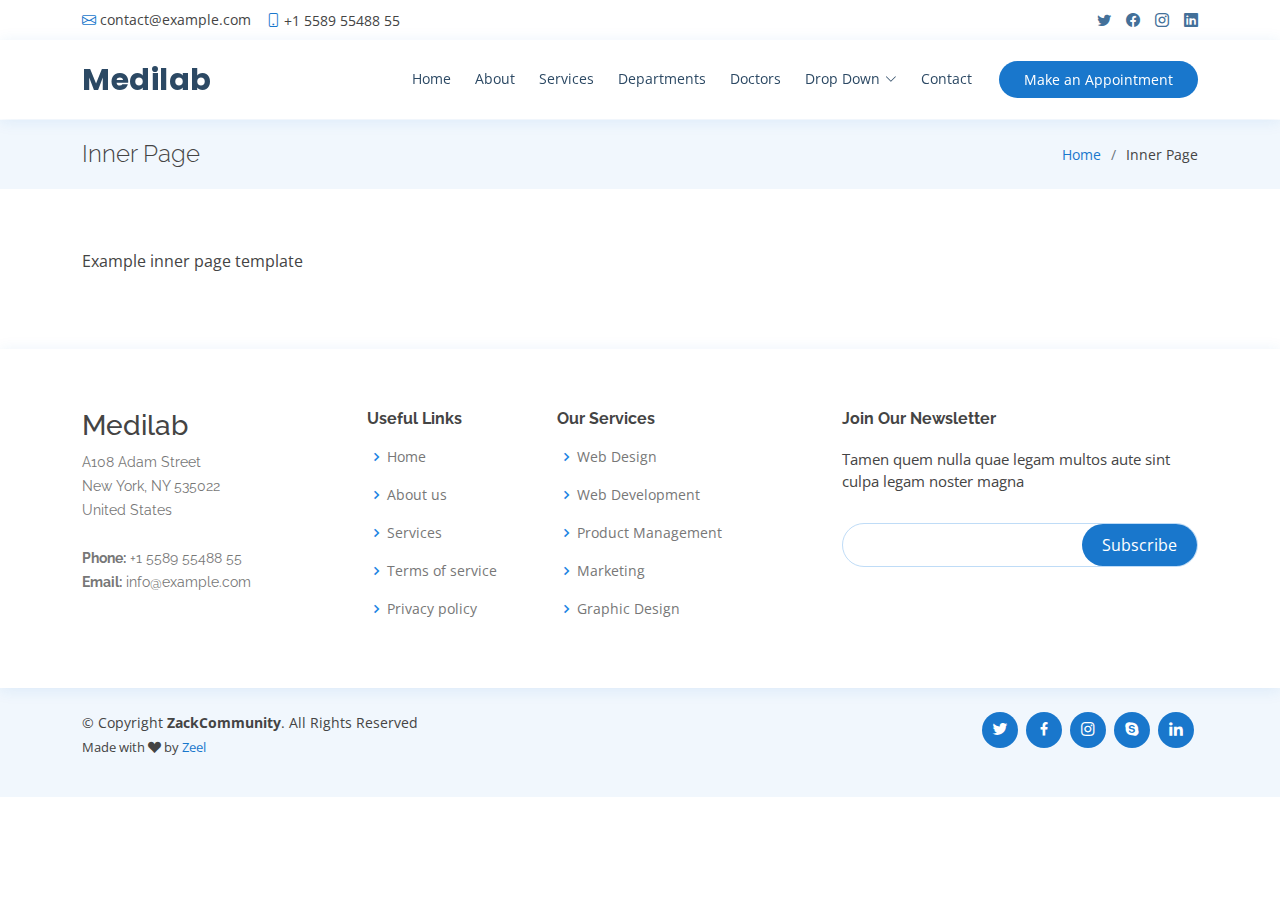
<file: inner-page.html>
<!DOCTYPE html>
<html lang="en">

<head>
  <meta charset="utf-8">
  <meta content="width=device-width, initial-scale=1.0" name="viewport">

  <title>Inner Page - Medilab Bootstrap Template</title>
  <meta content="" name="description">
  <meta content="" name="keywords">

  <!-- Google Fonts -->
  <link href="https://fonts.googleapis.com/css?family=Open+Sans:300,300i,400,400i,600,600i,700,700i|Raleway:300,300i,400,400i,500,500i,600,600i,700,700i|Poppins:300,300i,400,400i,500,500i,600,600i,700,700i" rel="stylesheet">

  <!-- Vendor CSS Files -->
  <link href="assets/vendor/fontawesome-free/css/all.min.css" rel="stylesheet">
  <link href="assets/vendor/animate.css/animate.min.css" rel="stylesheet">
  <link href="assets/vendor/bootstrap/css/bootstrap.min.css" rel="stylesheet">
  <link href="assets/vendor/bootstrap-icons/bootstrap-icons.css" rel="stylesheet">
  <link href="assets/vendor/boxicons/css/boxicons.min.css" rel="stylesheet">
  <link href="assets/vendor/glightbox/css/glightbox.min.css" rel="stylesheet">
  <link href="assets/vendor/remixicon/remixicon.css" rel="stylesheet">
  <link href="assets/vendor/swiper/swiper-bundle.min.css" rel="stylesheet">

  <!-- Template Main CSS File -->
  <link href="assets/css/style.css" rel="stylesheet">

   <!-- ===================================================================
  * Created By : Zeel Navadiya
  * Contact No : +91 9081256718

  # Visit Us Our Website :- https://zeel-navadiya.github.io/portfolio-zeel.github.io/
  ====================================================================== -->

</head>

<body>

  <!-- ======= Top Bar ======= -->
  <div id="topbar" class="d-flex align-items-center fixed-top">
    <div class="container d-flex justify-content-between">
      <div class="contact-info d-flex align-items-center">
        <i class="bi bi-envelope"></i> <a href="mailto:contact@example.com">contact@example.com</a>
        <i class="bi bi-phone"></i> +1 5589 55488 55
      </div>
      <div class="d-none d-lg-flex social-links align-items-center">
        <a href="#" class="twitter"><i class="bi bi-twitter"></i></a>
        <a href="#" class="facebook"><i class="bi bi-facebook"></i></a>
        <a href="#" class="instagram"><i class="bi bi-instagram"></i></a>
        <a href="#" class="linkedin"><i class="bi bi-linkedin"></i></i></a>
      </div>
    </div>
  </div>

  <!-- ======= Header ======= -->
  <header id="header" class="fixed-top">
    <div class="container d-flex align-items-center">

      <h1 class="logo me-auto"><a href="index.html">Medilab</a></h1>
      <!-- Uncomment below if you prefer to use an image logo -->
      <!-- <a href="index.html" class="logo me-auto"><img src="assets/img/logo.png" alt="" class="img-fluid"></a>-->

      <nav id="navbar" class="navbar order-last order-lg-0">
        <ul>
          <li><a class="nav-link scrollto " href="#hero">Home</a></li>
          <li><a class="nav-link scrollto" href="#about">About</a></li>
          <li><a class="nav-link scrollto" href="#services">Services</a></li>
          <li><a class="nav-link scrollto" href="#departments">Departments</a></li>
          <li><a class="nav-link scrollto" href="#doctors">Doctors</a></li>
          <li class="dropdown"><a href="#"><span>Drop Down</span> <i class="bi bi-chevron-down"></i></a>
            <ul>
              <li><a href="#">Drop Down 1</a></li>
              <li class="dropdown"><a href="#"><span>Deep Drop Down</span> <i class="bi bi-chevron-right"></i></a>
                <ul>
                  <li><a href="#">Deep Drop Down 1</a></li>
                  <li><a href="#">Deep Drop Down 2</a></li>
                  <li><a href="#">Deep Drop Down 3</a></li>
                  <li><a href="#">Deep Drop Down 4</a></li>
                  <li><a href="#">Deep Drop Down 5</a></li>
                </ul>
              </li>
              <li><a href="#">Drop Down 2</a></li>
              <li><a href="#">Drop Down 3</a></li>
              <li><a href="#">Drop Down 4</a></li>
            </ul>
          </li>
          <li><a class="nav-link scrollto" href="#contact">Contact</a></li>
        </ul>
        <i class="bi bi-list mobile-nav-toggle"></i>
      </nav><!-- .navbar -->

      <a href="#appointment" class="appointment-btn scrollto"><span class="d-none d-md-inline">Make an</span> Appointment</a>

    </div>
  </header><!-- End Header -->

  <main id="main">

    <!-- ======= Breadcrumbs Section ======= -->
    <section class="breadcrumbs">
      <div class="container">

        <div class="d-flex justify-content-between align-items-center">
          <h2>Inner Page</h2>
          <ol>
            <li><a href="index.html">Home</a></li>
            <li>Inner Page</li>
          </ol>
        </div>

      </div>
    </section><!-- End Breadcrumbs Section -->

    <section class="inner-page">
      <div class="container">
        <p>
          Example inner page template
        </p>
      </div>
    </section>

  </main><!-- End #main -->

  <!-- ======= Footer ======= -->
  <footer id="footer">

    <div class="footer-top">
      <div class="container">
        <div class="row">

          <div class="col-lg-3 col-md-6 footer-contact">
            <h3>Medilab</h3>
            <p>
              A108 Adam Street <br>
              New York, NY 535022<br>
              United States <br><br>
              <strong>Phone:</strong> +1 5589 55488 55<br>
              <strong>Email:</strong> info@example.com<br>
            </p>
          </div>

          <div class="col-lg-2 col-md-6 footer-links">
            <h4>Useful Links</h4>
            <ul>
              <li><i class="bx bx-chevron-right"></i> <a href="#">Home</a></li>
              <li><i class="bx bx-chevron-right"></i> <a href="#">About us</a></li>
              <li><i class="bx bx-chevron-right"></i> <a href="#">Services</a></li>
              <li><i class="bx bx-chevron-right"></i> <a href="#">Terms of service</a></li>
              <li><i class="bx bx-chevron-right"></i> <a href="#">Privacy policy</a></li>
            </ul>
          </div>

          <div class="col-lg-3 col-md-6 footer-links">
            <h4>Our Services</h4>
            <ul>
              <li><i class="bx bx-chevron-right"></i> <a href="#">Web Design</a></li>
              <li><i class="bx bx-chevron-right"></i> <a href="#">Web Development</a></li>
              <li><i class="bx bx-chevron-right"></i> <a href="#">Product Management</a></li>
              <li><i class="bx bx-chevron-right"></i> <a href="#">Marketing</a></li>
              <li><i class="bx bx-chevron-right"></i> <a href="#">Graphic Design</a></li>
            </ul>
          </div>

          <div class="col-lg-4 col-md-6 footer-newsletter">
            <h4>Join Our Newsletter</h4>
            <p>Tamen quem nulla quae legam multos aute sint culpa legam noster magna</p>
            <form action="" method="post">
              <input type="email" name="email"><input type="submit" value="Subscribe">
            </form>
          </div>

        </div>
      </div>
    </div>

    <div class="container d-md-flex py-4">

      <div class="me-md-auto text-center text-md-start">
        <div class="copyright">
          &copy; Copyright <strong><span>ZackCommunity</span></strong>. All Rights Reserved
        </div>
        <div class="credits">
         
          <p>Made with <i class="bi bi-suit-heart-fill z-hover-text-pink" style="transition: 1s; cursor: pointer;"></i> by <a
          href="http://zeel-navadiya.github.io/portfolio-zeel.github.io/" target="_blank"
          class="z-hover-text-cyan" style="transition: 1s;">Zeel</a></p>

        </div>
      </div>
      <div class="social-links text-center text-md-right pt-3 pt-md-0">
        <a href="#" class="twitter"><i class="bx bxl-twitter"></i></a>
        <a href="#" class="facebook"><i class="bx bxl-facebook"></i></a>
        <a href="#" class="instagram"><i class="bx bxl-instagram"></i></a>
        <a href="#" class="google-plus"><i class="bx bxl-skype"></i></a>
        <a href="#" class="linkedin"><i class="bx bxl-linkedin"></i></a>
      </div>
    </div>
  </footer><!-- End Footer -->

  <div id="preloader"></div>
  <a href="#" class="back-to-top d-flex align-items-center justify-content-center"><i class="bi bi-arrow-up-short"></i></a>

  <!-- Vendor JS Files -->
  <script src="assets/vendor/purecounter/purecounter.js"></script>
  <script src="assets/vendor/bootstrap/js/bootstrap.bundle.min.js"></script>
  <script src="assets/vendor/glightbox/js/glightbox.min.js"></script>
  <script src="assets/vendor/swiper/swiper-bundle.min.js"></script>
  <script src="assets/vendor/php-email-form/validate.js"></script>

  <!-- Template Main JS File -->
  <script src="assets/js/main.js"></script>

</body>

</html>
</file>
<file: assets/css/style.css>
/*
<!-- ===================================================================
* Created By : Zeel Navadiya
* Contact No : +91 9081256718

# Visit Us Our Website :- https://zeel-navadiya.github.io/portfolio-zeel.github.io/
====================================================================== --> 
*/      

/*--------------------------------------------------------------
# General
--------------------------------------------------------------*/
body {
  font-family: "Open Sans", sans-serif;
  color: #444444;
}

a {
  color: #1977cc;
  text-decoration: none;
}

a:hover {
  color: #3291e6;
  text-decoration: none;
}

h1, h2, h3, h4, h5, h6 {
  font-family: "Raleway", sans-serif;
}

/*--------------------------------------------------------------
# Preloader
--------------------------------------------------------------*/
#preloader {
  position: fixed;
  top: 0;
  left: 0;
  right: 0;
  bottom: 0;
  z-index: 9999;
  overflow: hidden;
  background: #fff;
}

#preloader:before {
  content: "";
  position: fixed;
  top: calc(50% - 30px);
  left: calc(50% - 30px);
  border: 6px solid #1977cc;
  border-top-color: #d1e6f9;
  border-radius: 50%;
  width: 60px;
  height: 60px;
  -webkit-animation: animate-preloader 1s linear infinite;
  animation: animate-preloader 1s linear infinite;
}

@-webkit-keyframes animate-preloader {
  0% {
    transform: rotate(0deg);
  }
  100% {
    transform: rotate(360deg);
  }
}

@keyframes animate-preloader {
  0% {
    transform: rotate(0deg);
  }
  100% {
    transform: rotate(360deg);
  }
}
/*--------------------------------------------------------------
# Back to top button
--------------------------------------------------------------*/
.back-to-top {
  position: fixed;
  visibility: hidden;
  opacity: 0;
  right: 15px;
  bottom: 15px;
  z-index: 996;
  background: #1977cc;
  width: 40px;
  height: 40px;
  border-radius: 4px;
  transition: all 0.4s;
}
.back-to-top i {
  font-size: 28px;
  color: #fff;
  line-height: 0;
}
.back-to-top:hover {
  background: #298ce5;
  color: #fff;
}
.back-to-top.active {
  visibility: visible;
  opacity: 1;
}

.datepicker-dropdown {
  padding: 20px !important;
}

/*--------------------------------------------------------------
# Top Bar
--------------------------------------------------------------*/
#topbar {
  background: #fff;
  height: 40px;
  font-size: 14px;
  transition: all 0.5s;
  z-index: 996;
}
#topbar.topbar-scrolled {
  top: -40px;
}
#topbar .contact-info a {
  line-height: 1;
  color: #444444;
  transition: 0.3s;
}
#topbar .contact-info a:hover {
  color: #1977cc;
}
#topbar .contact-info i {
  color: #1977cc;
  padding-right: 4px;
  margin-left: 15px;
  line-height: 0;
}
#topbar .contact-info i:first-child {
  margin-left: 0;
}
#topbar .social-links a {
  color: #437099;
  padding-left: 15px;
  display: inline-block;
  line-height: 1px;
  transition: 0.3s;
}
#topbar .social-links a:hover {
  color: #1977cc;
}
#topbar .social-links a:first-child {
  border-left: 0;
}

/*--------------------------------------------------------------
# Header
--------------------------------------------------------------*/
#header {
  background: #fff;
  transition: all 0.5s;
  z-index: 997;
  padding: 15px 0;
  top: 40px;
  box-shadow: 0px 2px 15px rgba(25, 119, 204, 0.1);
}
#header.header-scrolled {
  top: 0;
}
#header .logo {
  font-size: 30px;
  margin: 0;
  padding: 0;
  line-height: 1;
  font-weight: 700;
  letter-spacing: 0.5px;
  font-family: "Poppins", sans-serif;
}
#header .logo a {
  color: #2c4964;
}
#header .logo img {
  max-height: 40px;
}

/**
* Appointment Button *
*/
.appointment-btn {
  margin-left: 25px;
  background: #1977cc;
  color: #fff;
  border-radius: 50px;
  padding: 8px 25px;
  white-space: nowrap;
  transition: 0.3s;
  font-size: 14px;
  display: inline-block;
}
.appointment-btn:hover {
  background: #166ab5;
  color: #fff;
}
@media (max-width: 768px) {
  .appointment-btn {
    margin: 0 15px 0 0;
    padding: 6px 18px;
  }
}

/*--------------------------------------------------------------
# Navigation Menu
--------------------------------------------------------------*/
/**
* Desktop Navigation 
*/
.navbar {
  padding: 0;
}
.navbar ul {
  margin: 0;
  padding: 0;
  display: flex;
  list-style: none;
  align-items: center;
}
.navbar li {
  position: relative;
}
.navbar > ul > li {
  position: relative;
  white-space: nowrap;
  padding: 8px 0 8px 20px;
}
.navbar a, .navbar a:focus {
  display: flex;
  align-items: center;
  justify-content: space-between;
  font-size: 14px;
  color: #2c4964;
  white-space: nowrap;
  transition: 0.3s;
  border-bottom: 2px solid #fff;
  padding: 5px 2px;
}
.navbar a i, .navbar a:focus i {
  font-size: 12px;
  line-height: 0;
  margin-left: 5px;
}
.navbar a:hover, .navbar .active, .navbar .active:focus, .navbar li:hover > a {
  color: #1977cc;
  border-color: #1977cc;
}
.navbar .dropdown ul {
  display: block;
  position: absolute;
  left: 20px;
  top: calc(100% + 30px);
  margin: 0;
  padding: 10px 0;
  z-index: 99;
  opacity: 0;
  visibility: hidden;
  background: #fff;
  box-shadow: 0px 0px 30px rgba(127, 137, 161, 0.25);
  transition: 0.3s;
}
.navbar .dropdown ul li {
  min-width: 200px;
}
.navbar .dropdown ul a {
  padding: 10px 20px;
  font-size: 14px;
  font-weight: 500;
  text-transform: none;
  color: #082744;
  border: none;
}
.navbar .dropdown ul a i {
  font-size: 12px;
}
.navbar .dropdown ul a:hover, .navbar .dropdown ul .active:hover, .navbar .dropdown ul li:hover > a {
  color: #1977cc;
}
.navbar .dropdown:hover > ul {
  opacity: 1;
  top: 100%;
  visibility: visible;
}
.navbar .dropdown .dropdown ul {
  top: 0;
  left: calc(100% - 30px);
  visibility: hidden;
}
.navbar .dropdown .dropdown:hover > ul {
  opacity: 1;
  top: 0;
  left: 100%;
  visibility: visible;
}
@media (max-width: 1366px) {
  .navbar .dropdown .dropdown ul {
    left: -90%;
  }
  .navbar .dropdown .dropdown:hover > ul {
    left: -100%;
  }
}

/**
* Mobile Navigation 
*/
.mobile-nav-toggle {
  color: #2c4964;
  font-size: 28px;
  cursor: pointer;
  display: none;
  line-height: 0;
  transition: 0.5s;
}
.mobile-nav-toggle.bi-x {
  color: #fff;
}

@media (max-width: 991px) {
  .mobile-nav-toggle {
    display: block;
  }

  .navbar ul {
    display: none;
  }
}
.navbar-mobile {
  position: fixed;
  overflow: hidden;
  top: 0;
  right: 0;
  left: 0;
  bottom: 0;
  background: rgba(28, 47, 65, 0.9);
  transition: 0.3s;
  z-index: 999;
}
.navbar-mobile .mobile-nav-toggle {
  position: absolute;
  top: 15px;
  right: 15px;
}
.navbar-mobile ul {
  display: block;
  position: absolute;
  top: 55px;
  right: 15px;
  bottom: 15px;
  left: 15px;
  padding: 10px 0;
  background-color: #fff;
  overflow-y: auto;
  transition: 0.3s;
}
.navbar-mobile > ul > li {
  padding: 0;
}
.navbar-mobile a, .navbar-mobile a:focus {
  padding: 10px 20px;
  font-size: 15px;
  color: #2c4964;
  border: none;
}
.navbar-mobile a:hover, .navbar-mobile .active, .navbar-mobile li:hover > a {
  color: #1977cc;
}
.navbar-mobile .getstarted, .navbar-mobile .getstarted:focus {
  margin: 15px;
}
.navbar-mobile .dropdown ul {
  position: static;
  display: none;
  margin: 10px 20px;
  padding: 10px 0;
  z-index: 99;
  opacity: 1;
  visibility: visible;
  background: #fff;
  box-shadow: 0px 0px 30px rgba(127, 137, 161, 0.25);
}
.navbar-mobile .dropdown ul li {
  min-width: 200px;
}
.navbar-mobile .dropdown ul a {
  padding: 10px 20px;
}
.navbar-mobile .dropdown ul a i {
  font-size: 12px;
}
.navbar-mobile .dropdown ul a:hover, .navbar-mobile .dropdown ul .active:hover, .navbar-mobile .dropdown ul li:hover > a {
  color: #1977cc;
}
.navbar-mobile .dropdown > .dropdown-active {
  display: block;
}

/*--------------------------------------------------------------
# Hero Section
--------------------------------------------------------------*/
#hero {
  width: 100%;
  height: 90vh;
  background: url("../img/hero-bg.jpg") top center;
  background-size: cover;
  margin-bottom: -200px;
}
#hero .container {
  position: relative;
}
#hero h1 {
  margin: 0;
  font-size: 48px;
  font-weight: 700;
  line-height: 56px;
  text-transform: uppercase;
  color: #2c4964;
}
#hero h2 {
  color: #2c4964;
  margin: 10px 0 0 0;
  font-size: 24px;
}
#hero .btn-get-started {
  font-family: "Raleway", sans-serif;
  text-transform: uppercase;
  font-weight: 500;
  font-size: 14px;
  letter-spacing: 1px;
  display: inline-block;
  padding: 12px 35px;
  margin-top: 30px;
  border-radius: 50px;
  transition: 0.5s;
  color: #fff;
  background: #1977cc;
}
#hero .btn-get-started:hover {
  background: #3291e6;
}
@media (min-width: 1024px) {
  #hero {
    background-attachment: fixed;
  }
}
@media (max-width: 992px) {
  #hero {
    margin-bottom: 0;
    height: 100vh;
  }
  #hero .container {
    padding-bottom: 63px;
  }
  #hero h1 {
    font-size: 28px;
    line-height: 36px;
  }
  #hero h2 {
    font-size: 18px;
    line-height: 24px;
    margin-bottom: 30px;
  }
}
@media (max-height: 600px) {
  #hero {
    height: 110vh;
  }
}

/*--------------------------------------------------------------
# Sections General
--------------------------------------------------------------*/
section {
  padding: 60px 0;
  overflow: hidden;
}

.section-bg {
  background-color: #f1f7fd;
}

.section-title {
  text-align: center;
  padding-bottom: 30px;
}
.section-title h2 {
  font-size: 32px;
  font-weight: bold;
  margin-bottom: 20px;
  padding-bottom: 20px;
  position: relative;
  color: #2c4964;
}
.section-title h2::before {
  content: "";
  position: absolute;
  display: block;
  width: 120px;
  height: 1px;
  background: #ddd;
  bottom: 1px;
  left: calc(50% - 60px);
}
.section-title h2::after {
  content: "";
  position: absolute;
  display: block;
  width: 40px;
  height: 3px;
  background: #1977cc;
  bottom: 0;
  left: calc(50% - 20px);
}
.section-title p {
  margin-bottom: 0;
}

/*--------------------------------------------------------------
# Breadcrumbs
--------------------------------------------------------------*/
.breadcrumbs {
  padding: 20px 0;
  background-color: #f1f7fd;
  min-height: 40px;
  margin-top: 120px;
}
@media (max-width: 992px) {
  .breadcrumbs {
    margin-top: 100px;
  }
}
.breadcrumbs h2 {
  font-size: 24px;
  font-weight: 300;
  margin: 0;
}
@media (max-width: 992px) {
  .breadcrumbs h2 {
    margin: 0 0 10px 0;
  }
}
.breadcrumbs ol {
  display: flex;
  flex-wrap: wrap;
  list-style: none;
  padding: 0;
  margin: 0;
  font-size: 14px;
}
.breadcrumbs ol li + li {
  padding-left: 10px;
}
.breadcrumbs ol li + li::before {
  display: inline-block;
  padding-right: 10px;
  color: #6c757d;
  content: "/";
}
@media (max-width: 768px) {
  .breadcrumbs .d-flex {
    display: block !important;
  }
  .breadcrumbs ol {
    display: block;
  }
  .breadcrumbs ol li {
    display: inline-block;
  }
}

/*--------------------------------------------------------------
# Why Us
--------------------------------------------------------------*/
.why-us .content {
  padding: 30px;
  background: #1977cc;
  border-radius: 4px;
  color: #fff;
}
.why-us .content h3 {
  font-weight: 700;
  font-size: 34px;
  margin-bottom: 30px;
}
.why-us .content p {
  margin-bottom: 30px;
}
.why-us .content .more-btn {
  display: inline-block;
  background: rgba(255, 255, 255, 0.2);
  padding: 6px 30px 8px 30px;
  color: #fff;
  border-radius: 50px;
  transition: all ease-in-out 0.4s;
}
.why-us .content .more-btn i {
  font-size: 14px;
}
.why-us .content .more-btn:hover {
  color: #1977cc;
  background: #fff;
}
.why-us .icon-boxes .icon-box {
  text-align: center;
  border-radius: 10px;
  background: #fff;
  box-shadow: 0px 2px 15px rgba(0, 0, 0, 0.1);
  padding: 40px 30px;
  width: 100%;
}
.why-us .icon-boxes .icon-box i {
  font-size: 40px;
  color: #1977cc;
  margin-bottom: 30px;
}
.why-us .icon-boxes .icon-box h4 {
  font-size: 20px;
  font-weight: 700;
  margin: 0 0 30px 0;
}
.why-us .icon-boxes .icon-box p {
  font-size: 15px;
  color: #848484;
}

/*--------------------------------------------------------------
# About
--------------------------------------------------------------*/
.about .icon-boxes h4 {
  font-size: 18px;
  color: #4b7dab;
  margin-bottom: 15px;
}
.about .icon-boxes h3 {
  font-size: 28px;
  font-weight: 700;
  color: #2c4964;
  margin-bottom: 15px;
}
.about .icon-box {
  margin-top: 40px;
}
.about .icon-box .icon {
  float: left;
  display: flex;
  align-items: center;
  justify-content: center;
  width: 64px;
  height: 64px;
  border: 2px solid #8dc2f1;
  border-radius: 50px;
  transition: 0.5s;
}
.about .icon-box .icon i {
  color: #1977cc;
  font-size: 32px;
}
.about .icon-box:hover .icon {
  background: #1977cc;
  border-color: #1977cc;
}
.about .icon-box:hover .icon i {
  color: #fff;
}
.about .icon-box .title {
  margin-left: 85px;
  font-weight: 700;
  margin-bottom: 10px;
  font-size: 18px;
}
.about .icon-box .title a {
  color: #343a40;
  transition: 0.3s;
}
.about .icon-box .title a:hover {
  color: #1977cc;
}
.about .icon-box .description {
  margin-left: 85px;
  line-height: 24px;
  font-size: 14px;
}
.about .video-box {
  background: url("../img/about.jpg") center center no-repeat;
  background-size: cover;
  min-height: 500px;
}
.about .play-btn {
  width: 94px;
  height: 94px;
  background: radial-gradient(#1977cc 50%, rgba(25, 119, 204, 0.4) 52%);
  border-radius: 50%;
  display: block;
  position: absolute;
  left: calc(50% - 47px);
  top: calc(50% - 47px);
  overflow: hidden;
}
.about .play-btn::after {
  content: "";
  position: absolute;
  left: 50%;
  top: 50%;
  transform: translateX(-40%) translateY(-50%);
  width: 0;
  height: 0;
  border-top: 10px solid transparent;
  border-bottom: 10px solid transparent;
  border-left: 15px solid #fff;
  z-index: 100;
  transition: all 400ms cubic-bezier(0.55, 0.055, 0.675, 0.19);
}
.about .play-btn::before {
  content: "";
  position: absolute;
  width: 120px;
  height: 120px;
  -webkit-animation-delay: 0s;
  animation-delay: 0s;
  -webkit-animation: pulsate-btn 2s;
  animation: pulsate-btn 2s;
  -webkit-animation-direction: forwards;
  animation-direction: forwards;
  -webkit-animation-iteration-count: infinite;
  animation-iteration-count: infinite;
  -webkit-animation-timing-function: steps;
  animation-timing-function: steps;
  opacity: 1;
  border-radius: 50%;
  border: 5px solid rgba(25, 119, 204, 0.7);
  top: -15%;
  left: -15%;
  background: rgba(198, 16, 0, 0);
}
.about .play-btn:hover::after {
  border-left: 15px solid #1977cc;
  transform: scale(20);
}
.about .play-btn:hover::before {
  content: "";
  position: absolute;
  left: 50%;
  top: 50%;
  transform: translateX(-40%) translateY(-50%);
  width: 0;
  height: 0;
  border: none;
  border-top: 10px solid transparent;
  border-bottom: 10px solid transparent;
  border-left: 15px solid #fff;
  z-index: 200;
  -webkit-animation: none;
  animation: none;
  border-radius: 0;
}

@-webkit-keyframes pulsate-btn {
  0% {
    transform: scale(0.6, 0.6);
    opacity: 1;
  }
  100% {
    transform: scale(1, 1);
    opacity: 0;
  }
}

@keyframes pulsate-btn {
  0% {
    transform: scale(0.6, 0.6);
    opacity: 1;
  }
  100% {
    transform: scale(1, 1);
    opacity: 0;
  }
}
/*--------------------------------------------------------------
# Counts
--------------------------------------------------------------*/
.counts {
  background: #f1f7fd;
  padding: 70px 0 60px;
}
.counts .count-box {
  padding: 30px 30px 25px 30px;
  width: 100%;
  position: relative;
  text-align: center;
  background: #fff;
}
.counts .count-box i {
  position: absolute;
  top: -25px;
  left: 50%;
  transform: translateX(-50%);
  font-size: 20px;
  background: #1977cc;
  color: #fff;
  border-radius: 50px;
  display: inline-flex;
  align-items: center;
  justify-content: center;
  width: 48px;
  height: 48px;
}
.counts .count-box span {
  font-size: 36px;
  display: block;
  font-weight: 600;
  color: #082744;
}
.counts .count-box p {
  padding: 0;
  margin: 0;
  font-family: "Raleway", sans-serif;
  font-size: 14px;
}

/*--------------------------------------------------------------
# Services
--------------------------------------------------------------*/
.services .icon-box {
  text-align: center;
  border: 1px solid #d5e1ed;
  padding: 80px 20px;
  transition: all ease-in-out 0.3s;
}
.services .icon-box .icon {
  margin: 0 auto;
  width: 64px;
  height: 64px;
  background: #1977cc;
  border-radius: 5px;
  transition: all 0.3s ease-out 0s;
  display: flex;
  align-items: center;
  justify-content: center;
  margin-bottom: 20px;
  transform-style: preserve-3d;
}
.services .icon-box .icon i {
  color: #fff;
  font-size: 28px;
}
.services .icon-box .icon::before {
  position: absolute;
  content: "";
  left: -8px;
  top: -8px;
  height: 100%;
  width: 100%;
  background: #badaf7;
  border-radius: 5px;
  transition: all 0.3s ease-out 0s;
  transform: translateZ(-1px);
}
.services .icon-box h4 {
  font-weight: 700;
  margin-bottom: 15px;
  font-size: 24px;
}
.services .icon-box h4 a {
  color: #2c4964;
}
.services .icon-box p {
  line-height: 24px;
  font-size: 14px;
  margin-bottom: 0;
}
.services .icon-box:hover {
  background: #1977cc;
  border-color: #1977cc;
}
.services .icon-box:hover .icon {
  background: #fff;
}
.services .icon-box:hover .icon i {
  color: #1977cc;
}
.services .icon-box:hover .icon::before {
  background: #3291e6;
}
.services .icon-box:hover h4 a, .services .icon-box:hover p {
  color: #fff;
}

/*--------------------------------------------------------------
# Appointments
--------------------------------------------------------------*/
.appointment .php-email-form {
  width: 100%;
}
.appointment .php-email-form .form-group {
  padding-bottom: 8px;
}
.appointment .php-email-form .validate {
  display: none;
  color: red;
  margin: 0 0 15px 0;
  font-weight: 400;
  font-size: 13px;
}
.appointment .php-email-form .error-message {
  display: none;
  color: #fff;
  background: #ed3c0d;
  text-align: left;
  padding: 15px;
  font-weight: 600;
}
.appointment .php-email-form .error-message br + br {
  margin-top: 25px;
}
.appointment .php-email-form .sent-message {
  display: none;
  color: #fff;
  background: #18d26e;
  text-align: center;
  padding: 15px;
  font-weight: 600;
}
.appointment .php-email-form .loading {
  display: none;
  background: #fff;
  text-align: center;
  padding: 15px;
}
.appointment .php-email-form .loading:before {
  content: "";
  display: inline-block;
  border-radius: 50%;
  width: 24px;
  height: 24px;
  margin: 0 10px -6px 0;
  border: 3px solid #18d26e;
  border-top-color: #eee;
  -webkit-animation: animate-loading 1s linear infinite;
  animation: animate-loading 1s linear infinite;
}
.appointment .php-email-form input, .appointment .php-email-form textarea, .appointment .php-email-form select {
  border-radius: 0;
  box-shadow: none;
  font-size: 14px;
  padding: 10px !important;
}
.appointment .php-email-form input:focus, .appointment .php-email-form textarea:focus, .appointment .php-email-form select:focus {
  border-color: #1977cc;
}
.appointment .php-email-form input, .appointment .php-email-form select {
  height: 44px;
}
.appointment .php-email-form textarea {
  padding: 10px 12px;
}
.appointment .php-email-form button[type=submit] {
  background: #1977cc;
  border: 0;
  padding: 10px 35px;
  color: #fff;
  transition: 0.4s;
  border-radius: 50px;
}
.appointment .php-email-form button[type=submit]:hover {
  background: #1c84e3;
}

/*--------------------------------------------------------------
# Departments
--------------------------------------------------------------*/
.departments {
  overflow: hidden;
}
.departments .nav-tabs {
  border: 0;
}
.departments .nav-link {
  border: 0;
  padding: 12px 15px 12px 0;
  transition: 0.3s;
  color: #2c4964;
  border-radius: 0;
  border-right: 2px solid #ebf1f6;
  font-weight: 600;
  font-size: 15px;
}
.departments .nav-link:hover {
  color: #1977cc;
}
.departments .nav-link.active {
  color: #1977cc;
  border-color: #1977cc;
}
.departments .tab-pane.active {
  -webkit-animation: fadeIn 0.5s ease-out;
  animation: fadeIn 0.5s ease-out;
}
.departments .details h3 {
  font-size: 26px;
  font-weight: 600;
  margin-bottom: 20px;
  color: #2c4964;
}
.departments .details p {
  color: #777777;
}
.departments .details p:last-child {
  margin-bottom: 0;
}
@media (max-width: 992px) {
  .departments .nav-link {
    border: 0;
    padding: 15px;
  }
  .departments .nav-link.active {
    color: #fff;
    background: #1977cc;
  }
}

/*--------------------------------------------------------------
# Doctors
--------------------------------------------------------------*/
.doctors {
  background: #fff;
}
.doctors .member {
  position: relative;
  box-shadow: 0px 2px 15px rgba(44, 73, 100, 0.08);
  padding: 30px;
  border-radius: 10px;
}
.doctors .member .pic {
  overflow: hidden;
  width: 180px;
  border-radius: 50%;
}
.doctors .member .pic img {
  transition: ease-in-out 0.3s;
}
.doctors .member:hover img {
  transform: scale(1.1);
}
.doctors .member .member-info {
  padding-left: 30px;
}
.doctors .member h4 {
  font-weight: 700;
  margin-bottom: 5px;
  font-size: 20px;
  color: #2c4964;
}
.doctors .member span {
  display: block;
  font-size: 15px;
  padding-bottom: 10px;
  position: relative;
  font-weight: 500;
}
.doctors .member span::after {
  content: "";
  position: absolute;
  display: block;
  width: 50px;
  height: 1px;
  background: #b2c8dd;
  bottom: 0;
  left: 0;
}
.doctors .member p {
  margin: 10px 0 0 0;
  font-size: 14px;
}
.doctors .member .social {
  margin-top: 12px;
  display: flex;
  align-items: center;
  justify-content: flex-start;
}
.doctors .member .social a {
  transition: ease-in-out 0.3s;
  display: flex;
  align-items: center;
  justify-content: center;
  border-radius: 50px;
  width: 32px;
  height: 32px;
  background: #a0bcd5;
}
.doctors .member .social a i {
  color: #fff;
  font-size: 16px;
  margin: 0 2px;
}
.doctors .member .social a:hover {
  background: #1977cc;
}
.doctors .member .social a + a {
  margin-left: 8px;
}

/*--------------------------------------------------------------
# Frequently Asked Questions
--------------------------------------------------------------*/
.faq .faq-list {
  padding: 0 100px;
}
.faq .faq-list ul {
  padding: 0;
  list-style: none;
}
.faq .faq-list li + li {
  margin-top: 15px;
}
.faq .faq-list li {
  padding: 20px;
  background: #fff;
  border-radius: 4px;
  position: relative;
}
.faq .faq-list a {
  display: block;
  position: relative;
  font-family: "Poppins", sans-serif;
  font-size: 16px;
  line-height: 24px;
  font-weight: 500;
  padding: 0 30px;
  outline: none;
  cursor: pointer;
}
.faq .faq-list .icon-help {
  font-size: 24px;
  position: absolute;
  right: 0;
  left: 20px;
  color: #76b5ee;
}
.faq .faq-list .icon-show, .faq .faq-list .icon-close {
  font-size: 24px;
  position: absolute;
  right: 0;
  top: 0;
}
.faq .faq-list p {
  margin-bottom: 0;
  padding: 10px 0 0 0;
}
.faq .faq-list .icon-show {
  display: none;
}
.faq .faq-list a.collapsed {
  color: #343a40;
}
.faq .faq-list a.collapsed:hover {
  color: #1977cc;
}
.faq .faq-list a.collapsed .icon-show {
  display: inline-block;
}
.faq .faq-list a.collapsed .icon-close {
  display: none;
}
@media (max-width: 1200px) {
  .faq .faq-list {
    padding: 0;
  }
}

/*--------------------------------------------------------------
# Testimonials
--------------------------------------------------------------*/
.testimonials .testimonial-wrap {
  padding-left: 50px;
}
.testimonials .testimonials-carousel, .testimonials .testimonials-slider {
  overflow: hidden;
}
.testimonials .testimonial-item {
  box-sizing: content-box;
  padding: 30px 30px 30px 60px;
  margin: 30px 15px;
  min-height: 200px;
  box-shadow: 0px 2px 12px rgba(44, 73, 100, 0.08);
  position: relative;
  background: #fff;
}
.testimonials .testimonial-item .testimonial-img {
  width: 90px;
  border-radius: 10px;
  border: 6px solid #fff;
  position: absolute;
  left: -45px;
}
.testimonials .testimonial-item h3 {
  font-size: 18px;
  font-weight: bold;
  margin: 10px 0 5px 0;
  color: #111;
}
.testimonials .testimonial-item h4 {
  font-size: 14px;
  color: #999;
  margin: 0;
}
.testimonials .testimonial-item .quote-icon-left, .testimonials .testimonial-item .quote-icon-right {
  color: #badaf7;
  font-size: 26px;
}
.testimonials .testimonial-item .quote-icon-left {
  display: inline-block;
  left: -5px;
  position: relative;
}
.testimonials .testimonial-item .quote-icon-right {
  display: inline-block;
  right: -5px;
  position: relative;
  top: 10px;
}
.testimonials .testimonial-item p {
  font-style: italic;
  margin: 15px auto 15px auto;
}
.testimonials .swiper-pagination {
  margin-top: 20px;
  position: relative;
}
.testimonials .swiper-pagination .swiper-pagination-bullet {
  width: 12px;
  height: 12px;
  background-color: #fff;
  opacity: 1;
  border: 1px solid #1977cc;
}
.testimonials .swiper-pagination .swiper-pagination-bullet-active {
  background-color: #1977cc;
}
@media (max-width: 767px) {
  .testimonials .testimonial-wrap {
    padding-left: 0;
  }
  .testimonials .testimonials-carousel, .testimonials .testimonials-slider {
    overflow: hidden;
  }
  .testimonials .testimonial-item {
    padding: 30px;
    margin: 15px;
  }
  .testimonials .testimonial-item .testimonial-img {
    position: static;
    left: auto;
  }
}

/*--------------------------------------------------------------
# Gallery
--------------------------------------------------------------*/
.gallery .gallery-item {
  overflow: hidden;
  border-right: 3px solid #fff;
  border-bottom: 3px solid #fff;
}
.gallery .gallery-item img {
  transition: all ease-in-out 0.4s;
}
.gallery .gallery-item:hover img {
  transform: scale(1.1);
}

/*--------------------------------------------------------------
# Contact
--------------------------------------------------------------*/
.contact .info {
  width: 100%;
  background: #fff;
}
.contact .info i {
  font-size: 20px;
  color: #1977cc;
  float: left;
  width: 44px;
  height: 44px;
  background: #d6e9fa;
  display: flex;
  justify-content: center;
  align-items: center;
  border-radius: 50px;
  transition: all 0.3s ease-in-out;
}
.contact .info h4 {
  padding: 0 0 0 60px;
  font-size: 22px;
  font-weight: 600;
  margin-bottom: 5px;
  color: #2c4964;
}
.contact .info p {
  padding: 0 0 0 60px;
  margin-bottom: 0;
  font-size: 14px;
  color: #4b7dab;
}
.contact .info .email, .contact .info .phone {
  margin-top: 40px;
}
.contact .info .email:hover i, .contact .info .address:hover i, .contact .info .phone:hover i {
  background: #1977cc;
  color: #fff;
}
.contact .php-email-form {
  width: 100%;
  background: #fff;
}
.contact .php-email-form .form-group {
  padding-bottom: 8px;
}
.contact .php-email-form .error-message {
  display: none;
  color: #fff;
  background: #ed3c0d;
  text-align: left;
  padding: 15px;
  font-weight: 600;
}
.contact .php-email-form .error-message br + br {
  margin-top: 25px;
}
.contact .php-email-form .sent-message {
  display: none;
  color: #fff;
  background: #18d26e;
  text-align: center;
  padding: 15px;
  font-weight: 600;
}
.contact .php-email-form .loading {
  display: none;
  background: #fff;
  text-align: center;
  padding: 15px;
}
.contact .php-email-form .loading:before {
  content: "";
  display: inline-block;
  border-radius: 50%;
  width: 24px;
  height: 24px;
  margin: 0 10px -6px 0;
  border: 3px solid #18d26e;
  border-top-color: #eee;
  -webkit-animation: animate-loading 1s linear infinite;
  animation: animate-loading 1s linear infinite;
}
.contact .php-email-form input, .contact .php-email-form textarea {
  border-radius: 0;
  box-shadow: none;
  font-size: 14px;
}
.contact .php-email-form input {
  height: 44px;
}
.contact .php-email-form textarea {
  padding: 10px 12px;
}
.contact .php-email-form button[type=submit] {
  background: #1977cc;
  border: 0;
  padding: 10px 35px;
  color: #fff;
  transition: 0.4s;
  border-radius: 50px;
}
.contact .php-email-form button[type=submit]:hover {
  background: #1c84e3;
}
@-webkit-keyframes animate-loading {
  0% {
    transform: rotate(0deg);
  }
  100% {
    transform: rotate(360deg);
  }
}
@keyframes animate-loading {
  0% {
    transform: rotate(0deg);
  }
  100% {
    transform: rotate(360deg);
  }
}

/*--------------------------------------------------------------
# Footer
--------------------------------------------------------------*/
#footer {
  color: #444444;
  font-size: 14px;
  background: #f1f7fd;
}
#footer .footer-top {
  padding: 60px 0 30px 0;
  background: #fff;
  box-shadow: 0px 2px 15px rgba(25, 119, 204, 0.1);
}
#footer .footer-top .footer-contact {
  margin-bottom: 30px;
}
#footer .footer-top .footer-contact h4 {
  font-size: 22px;
  margin: 0 0 30px 0;
  padding: 2px 0 2px 0;
  line-height: 1;
  font-weight: 700;
}
#footer .footer-top .footer-contact p {
  font-size: 14px;
  line-height: 24px;
  margin-bottom: 0;
  font-family: "Raleway", sans-serif;
  color: #777777;
}
#footer .footer-top h4 {
  font-size: 16px;
  font-weight: bold;
  color: #444444;
  position: relative;
  padding-bottom: 12px;
}
#footer .footer-top .footer-links {
  margin-bottom: 30px;
}
#footer .footer-top .footer-links ul {
  list-style: none;
  padding: 0;
  margin: 0;
}
#footer .footer-top .footer-links ul i {
  padding-right: 2px;
  color: #1c84e3;
  font-size: 18px;
  line-height: 1;
}
#footer .footer-top .footer-links ul li {
  padding: 10px 0;
  display: flex;
  align-items: center;
}
#footer .footer-top .footer-links ul li:first-child {
  padding-top: 0;
}
#footer .footer-top .footer-links ul a {
  color: #777777;
  transition: 0.3s;
  display: inline-block;
  line-height: 1;
}
#footer .footer-top .footer-links ul a:hover {
  text-decoration: none;
  color: #1977cc;
}
#footer .footer-newsletter {
  font-size: 15px;
}
#footer .footer-newsletter h4 {
  font-size: 16px;
  font-weight: bold;
  color: #444444;
  position: relative;
  padding-bottom: 12px;
}
#footer .footer-newsletter form {
  margin-top: 30px;
  background: #fff;
  padding: 6px 10px;
  position: relative;
  border-radius: 50px;
  text-align: left;
  border: 1px solid #bfdcf7;
}
#footer .footer-newsletter form input[type=email] {
  border: 0;
  padding: 4px 8px;
  width: calc(100% - 100px);
}
#footer .footer-newsletter form input[type=submit] {
  position: absolute;
  top: 0;
  right: 0;
  bottom: 0;
  border: 0;
  background: none;
  font-size: 16px;
  padding: 0 20px;
  background: #1977cc;
  color: #fff;
  transition: 0.3s;
  border-radius: 50px;
}
#footer .footer-newsletter form input[type=submit]:hover {
  background: #1c84e3;
}
#footer .credits {
  padding-top: 5px;
  font-size: 13px;
  color: #444444;
}
#footer .social-links a {
  font-size: 18px;
  display: inline-block;
  background: #1977cc;
  color: #fff;
  line-height: 1;
  padding: 8px 0;
  margin-right: 4px;
  border-radius: 50%;
  text-align: center;
  width: 36px;
  height: 36px;
  transition: 0.3s;
}
#footer .social-links a:hover {
  background: #1c84e3;
  color: #fff;
  text-decoration: none;
}
</file>
